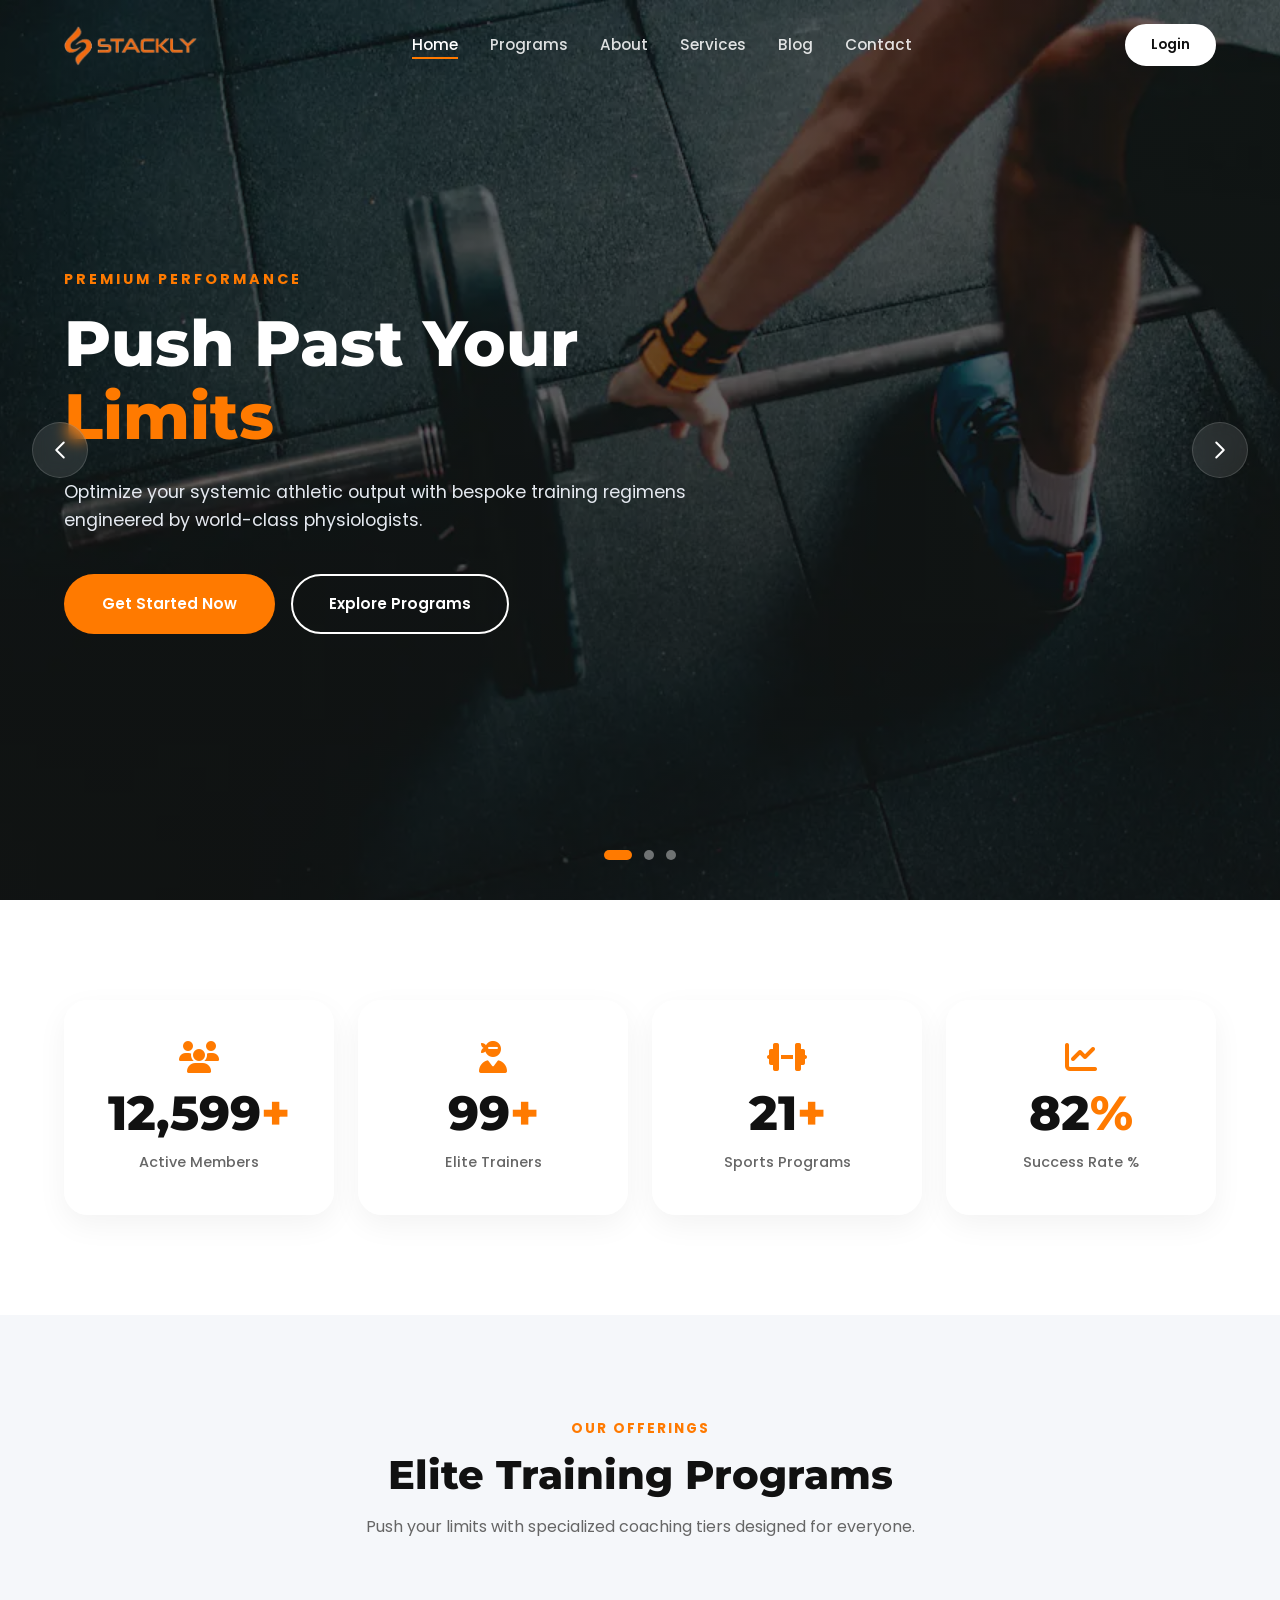
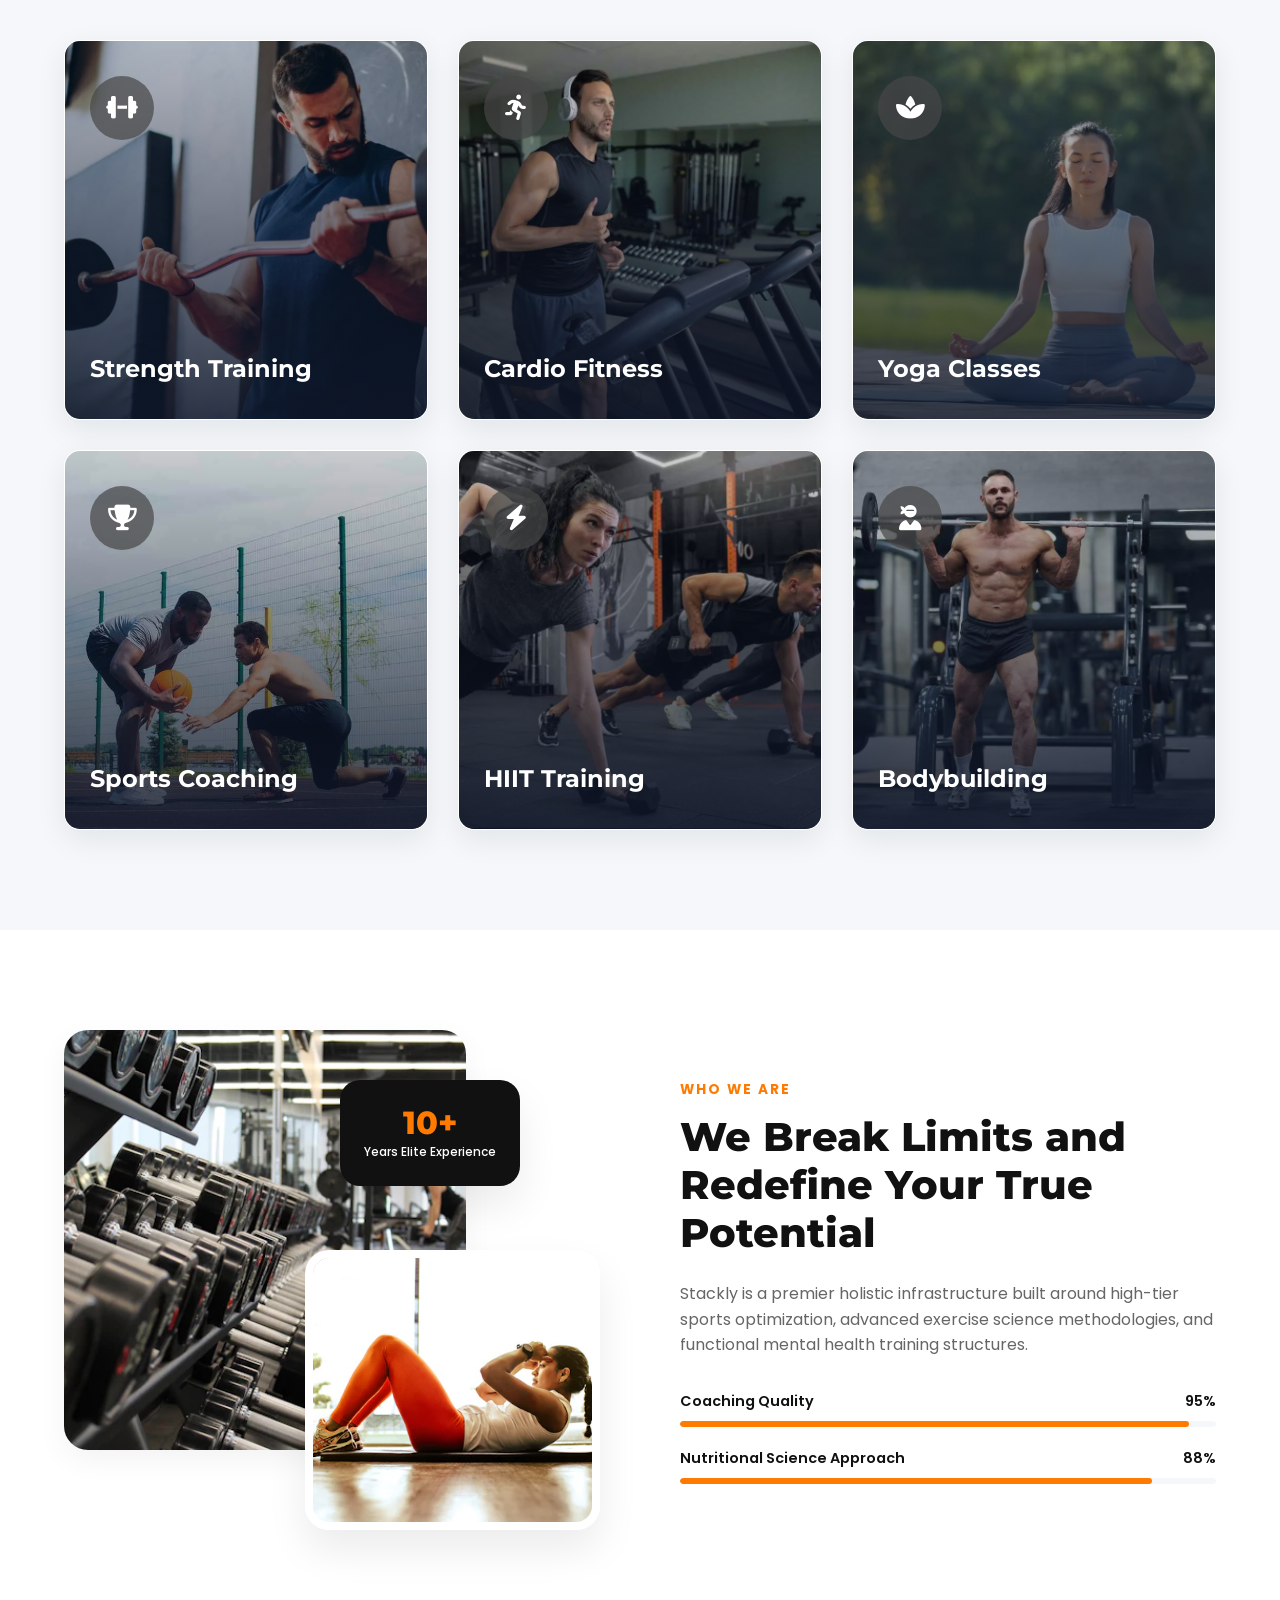
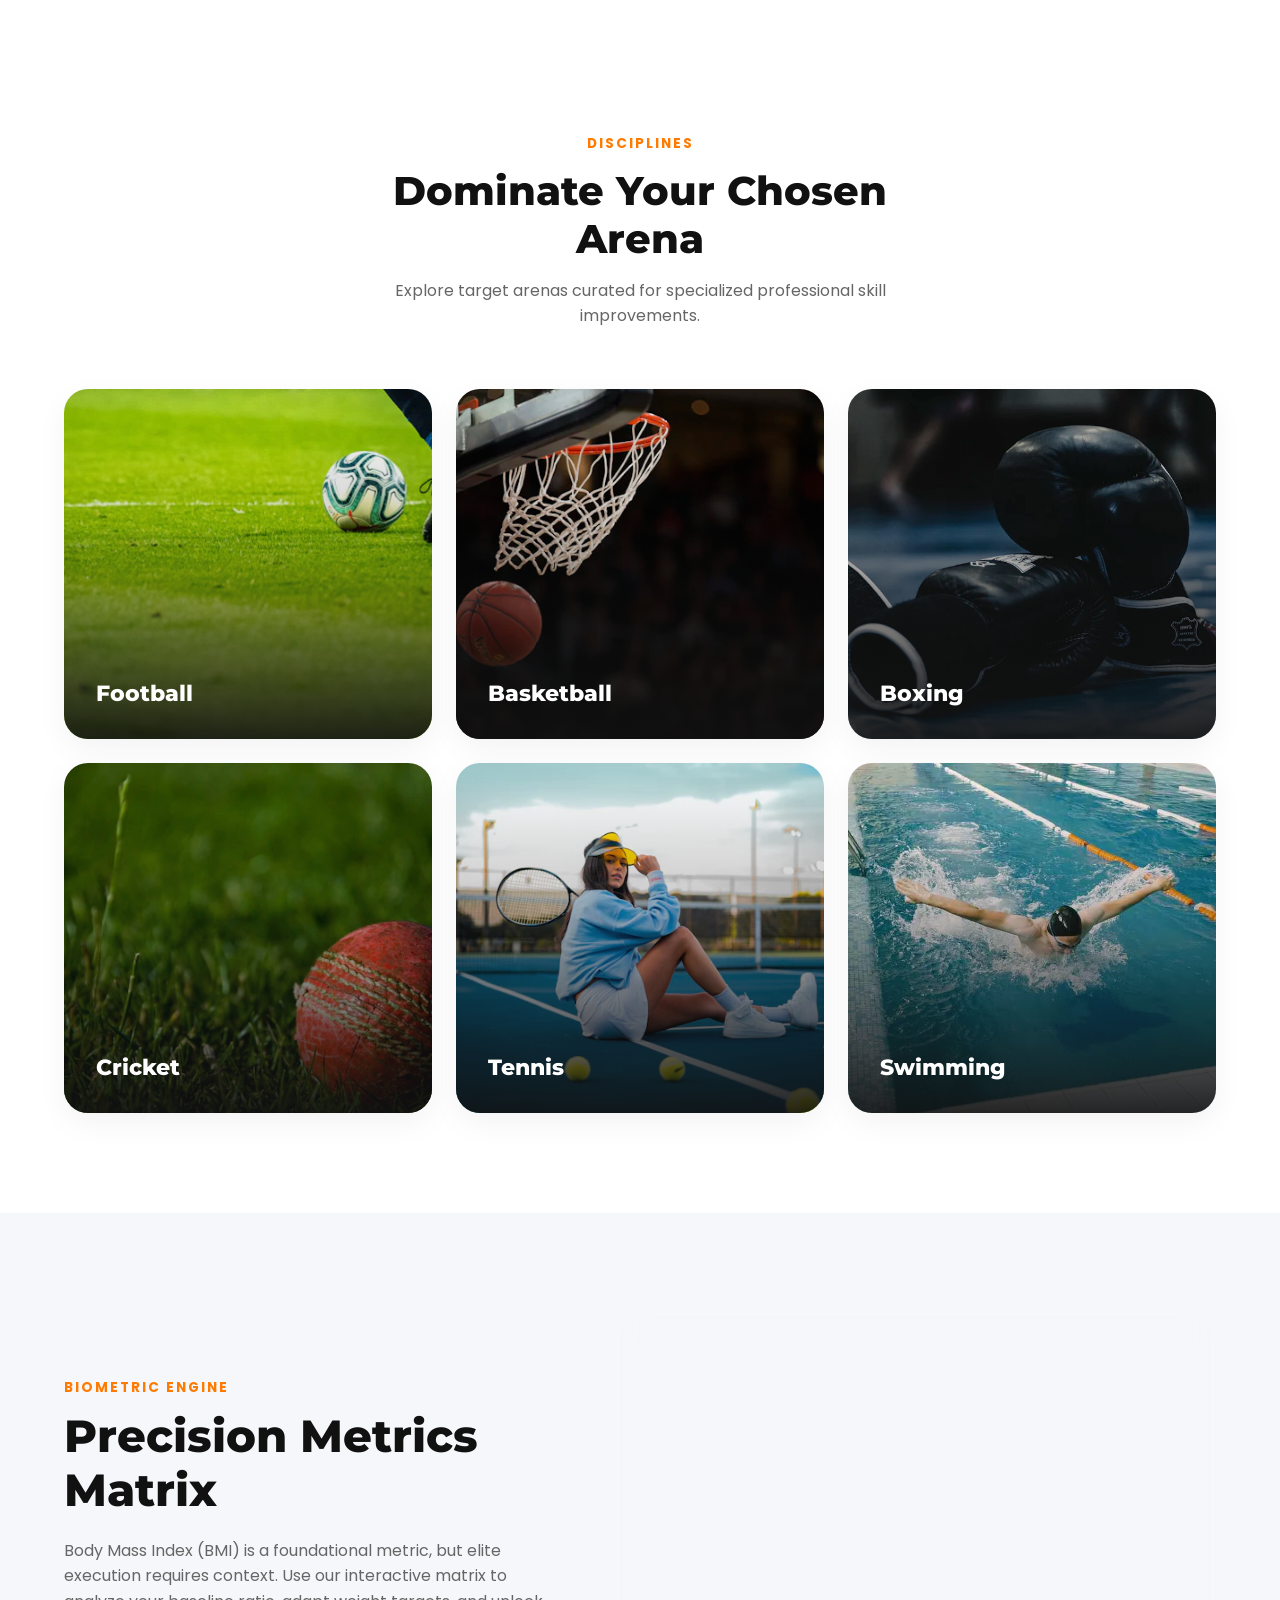
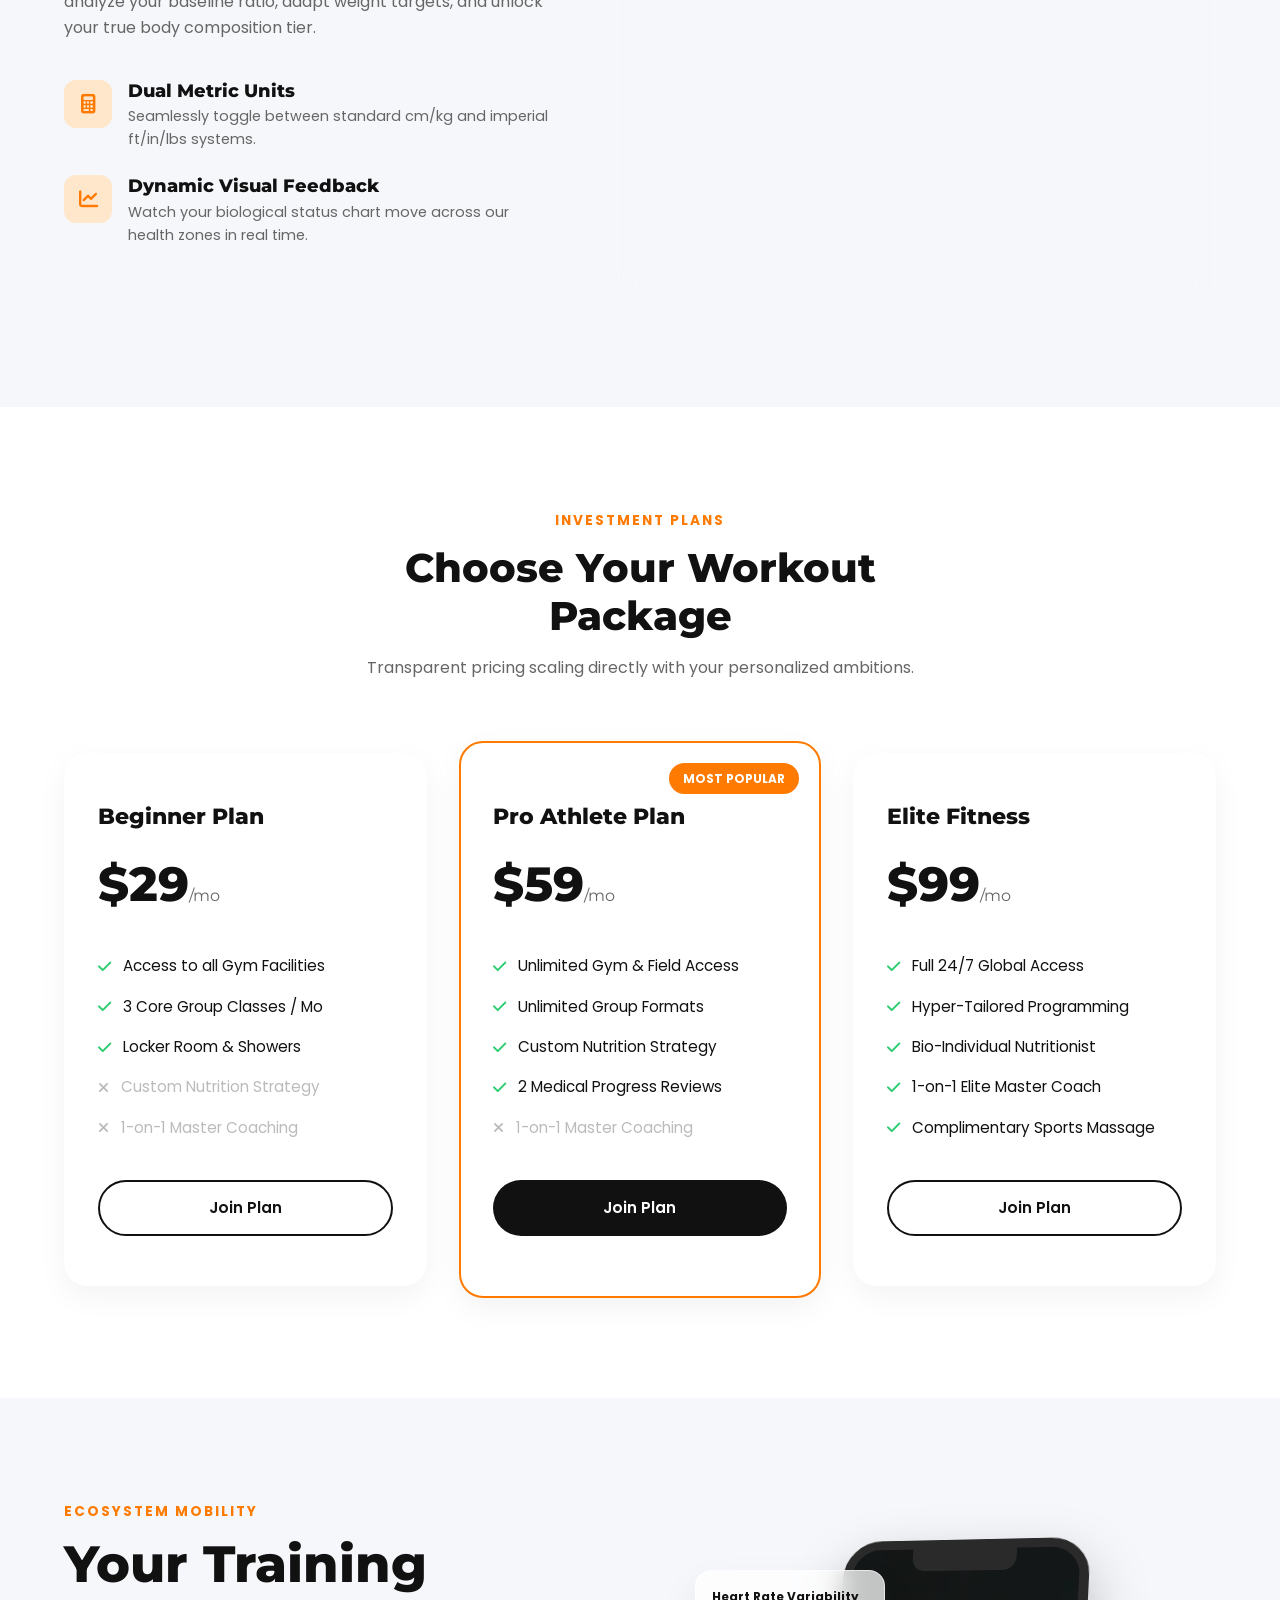
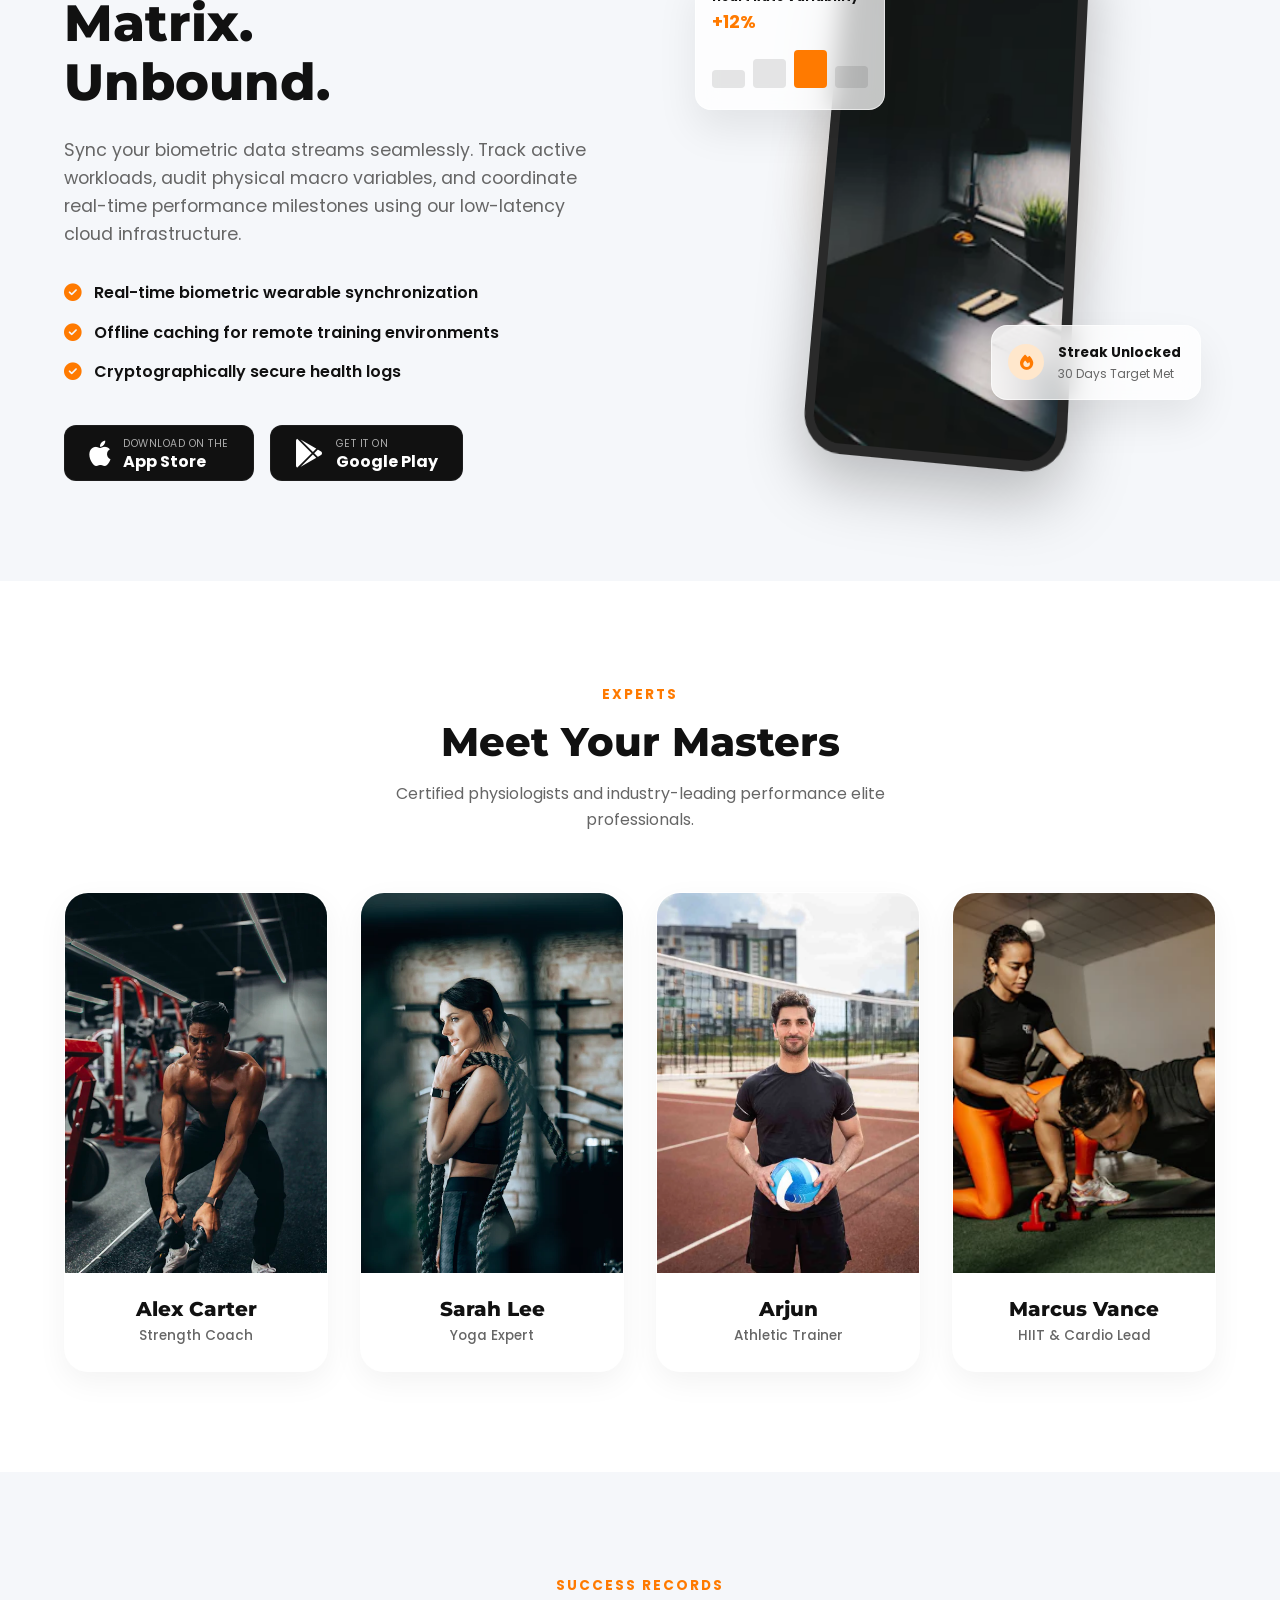
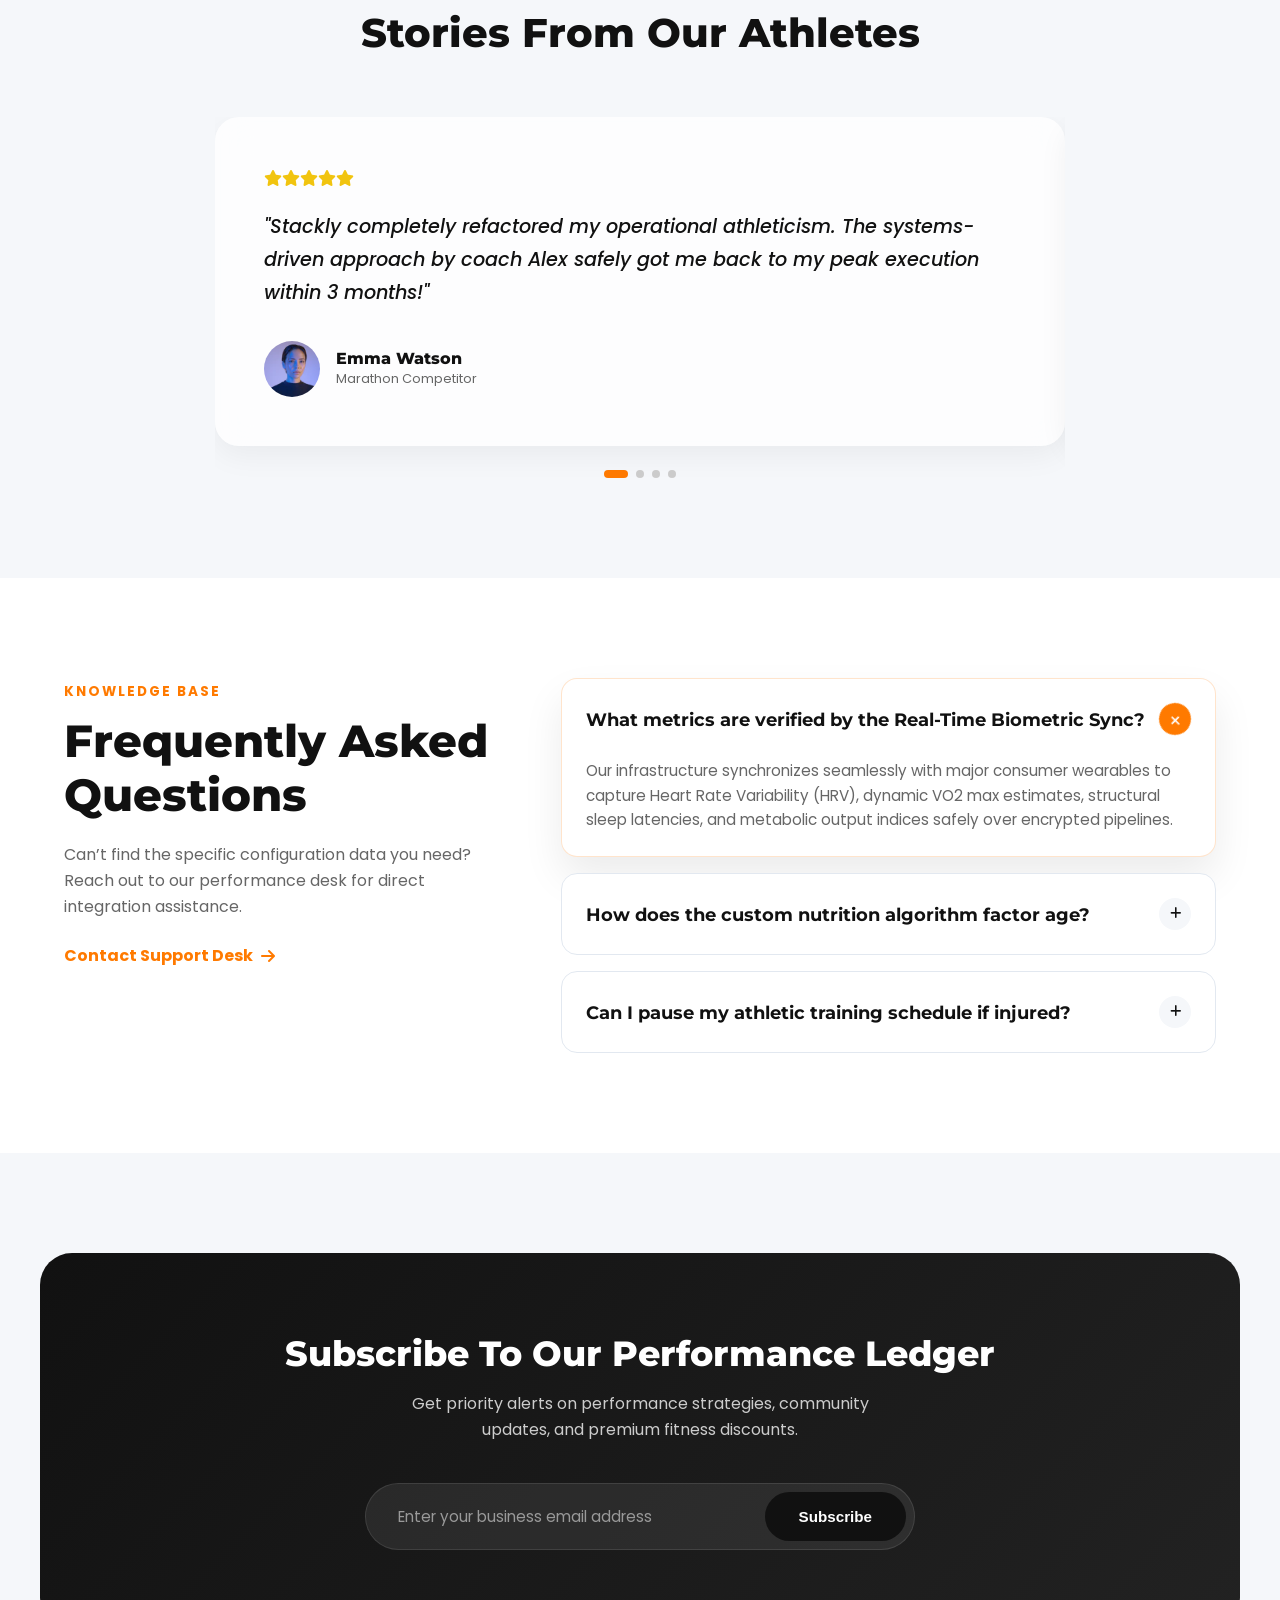
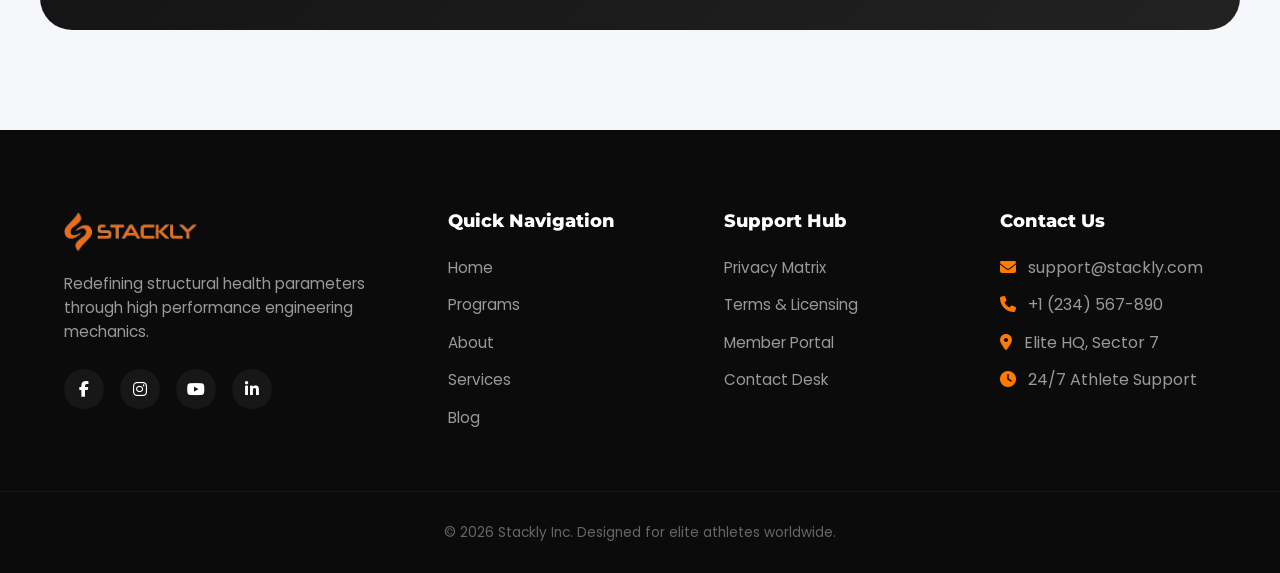
<file: index.html>
<!DOCTYPE html>
<html lang="en">
<head>
    <meta charset="UTF-8">
    <meta name="viewport" content="width=device-width, initial-scale=1.0">
    <title>Stackly | Premium Fitness & Sports Training</title>
    <link rel="preconnect" href="https://fonts.googleapis.com">
    <link rel="preconnect" href="https://fonts.gstatic.com" crossorigin>
    <link href="https://fonts.googleapis.com/css2?family=Montserrat:wght@400;700;800&family=Poppins:wght@300;400;500;600&display=swap" rel="stylesheet">
    <link rel="stylesheet" href="https://cdnjs.cloudflare.com/ajax/libs/font-awesome/6.4.0/css/all.min.css">
    <link rel="stylesheet" href="style.css">
</head>
<body>

    <nav class="navbar">
        <div class="nav-container">
            <a href="index.html" class="logo">
    <img src="assets/logo.webp" alt="Stackly Logo" class="brand-logo-img">
</a>
            <ul class="nav-links">
                <li><a href="index.html" class="nav-link active">Home</a></li>
                <li><a href="404.html" class="nav-link">Programs</a></li>
                <li><a href="404.html" class="nav-link">About</a></li>
                <li><a href="404.html" class="nav-link">Services</a></li>
                <li><a href="404.html" class="nav-link">Blog</a></li>
                <li><a href="404.html" class="nav-link">Contact</a></li>
            </ul>
            <div class="nav-actions">
                <a href="404.html" class="btn btn-nav">Login</a>
                <div class="hamburger">
                    <span class="bar"></span>
                    <span class="bar"></span>
                    <span class="bar"></span>
                </div>
            </div>
        </div>
    </nav>

    <section class="hero-slider-section">
    <div class="hero-slider">
        
        <div class="hero-slide" style="background-image: linear-gradient(rgba(17, 17, 17, 0.55), rgba(17, 17, 17, 0.75)), url('assets/slide1.webp');">
            <div class="hero-container">
                <div class="hero-slide-content">
                    <span class="hero-tag">Premium Performance</span>
                    <h1 class="hero-title">Push Past Your <span>Limits</span></h1>
                    <p class="hero-desc">Optimize your systemic athletic output with bespoke training regimens engineered by world-class physiologists.</p>
                    <div class="hero-action-row">
                        <a href="404.html" class="hero-btn btn-orange">Get Started Now</a>
                        <a href="404.html" class="hero-btn btn-outline">Explore Programs</a>
                    </div>
                </div>
            </div>
        </div>

        <div class="hero-slide" style="background-image: linear-gradient(rgba(17, 17, 17, 0.55), rgba(17, 17, 17, 0.75)), url('assets/slide2.webp');">
            <div class="hero-container">
                <div class="hero-slide-content">
                    <span class="hero-tag">Advanced Nutrition Matrix</span>
                    <h1 class="hero-title">Fuel For Structural <span>Power</span></h1>
                    <p class="hero-desc">Align your customized biochemical profile with advanced metabolic tracking frameworks built for rapid recovery.</p>
                    <div class="hero-action-row">
                        <a href="404.html" class="hero-btn btn-orange">Claim Your Plan</a>
                        <a href="404.html" class="hero-btn btn-outline">View Nutrition Pricing</a>
                    </div>
                </div>
            </div>
        </div>

        <div class="hero-slide" style="background-image: linear-gradient(rgba(17, 17, 17, 0.55), rgba(17, 17, 17, 0.75)), url('assets/slide3.webp');">
            <div class="hero-container">
                <div class="hero-slide-content">
                    <span class="hero-tag">Elite Community Hub</span>
                    <h1 class="hero-title">Train with Global <span>Masters</span></h1>
                    <p class="hero-desc">Step into an uncompromising workspace calibrated entirely around execution, persistence, and data-backed milestones.</p>
                    <div class="hero-action-row">
                        <a href="404.html" class="hero-btn btn-orange">Join the Zone</a>
                        <a href="404.html" class="hero-btn btn-outline">Meet the Trainers</a>
                    </div>
                </div>
            </div>
        </div>

    </div>

    <button class="slider-arrow prev-arrow" aria-label="Previous Slide">
        <svg xmlns="http://www.w3.org/2000/svg" fill="none" viewBox="0 0 24 24" stroke-width="2" stroke="currentColor" width="24" height="24"><path stroke-linecap="round" stroke-linejoin="round" d="M15.75 19.5L8.25 12l7.5-7.5" /></svg>
    </button>
    <button class="slider-arrow next-arrow" aria-label="Next Slide">
        <svg xmlns="http://www.w3.org/2000/svg" fill="none" viewBox="0 0 24 24" stroke-width="2" stroke="currentColor" width="24" height="24"><path stroke-linecap="round" stroke-linejoin="round" d="M8.25 4.5l7.5 7.5-7.5 7.5" /></svg>
    </button>

    <div class="slider-dots-container"></div>
</section>

    <section class="stats-section section-padding reveal">
        <div class="container stats-grid">
            <div class="stat-item card-glass">
                <!-- Icon for Active Members -->
                <i class="fa-solid fa-users" style="font-size: 2rem; color: #ff7a00; margin-bottom: 12px; display: block;"></i>
                <h2 class="stat-number" data-target="15000">0</h2>
                <p class="stat-label">Active Members</p>
            </div>
            <div class="stat-item card-glass">
                <!-- Icon for Elite Trainers -->
                <i class="fa-solid fa-user-ninja" style="font-size: 2rem; color: #ff7a00; margin-bottom: 12px; display: block;"></i>
                <h2 class="stat-number" data-target="120">0</h2>
                <p class="stat-label">Elite Trainers</p>
            </div>
            <div class="stat-item card-glass">
                <!-- Icon for Sports Programs -->
                <i class="fa-solid fa-dumbbell" style="font-size: 2rem; color: #ff7a00; margin-bottom: 12px; display: block;"></i>
                <h2 class="stat-number" data-target="25">0</h2>
                <p class="stat-label">Sports Programs</p>
            </div>
            <div class="stat-item card-glass">
                <!-- Icon for Success Rate -->
                <i class="fa-solid fa-chart-line" style="font-size: 2rem; color: #ff7a00; margin-bottom: 12px; display: block;"></i>
                <h2 class="stat-number" data-target="98">0</h2>
                <p class="stat-label">Success Rate %</p>
            </div>
        </div>
    </section>

   <section id="programs" class="programs-section section-padding bg-light">
    <div class="container">
        <div class="section-header text-center reveal">
            <span class="subtitle">Our Offerings</span>
            <h2>Elite Training Programs</h2>
            <p>Push your limits with specialized coaching tiers designed for everyone.</p>
        </div>
        
        <div class="programs-grid">
            <div class="program-card reveal bg-strength">
                <div class="card-overlay"></div>
                <div class="card-content">
                    <div class="program-icon"><i class="fa-solid fa-dumbbell"></i></div>
                    <h3>Strength Training</h3>
                    <div class="hover-reveal-element">
                        <p>Build real power, increase muscle mass, and sculpt your physique with expert guidance.</p>
                        <a href="404.html" class="program-link">Learn More <i class="fa-solid fa-arrow-right"></i></a>
                    </div>
                </div>
            </div>
            
            <div class="program-card reveal bg-cardio">
                <div class="card-overlay"></div>
                <div class="card-content">
                    <div class="program-icon"><i class="fa-solid fa-person-running"></i></div>
                    <h3>Cardio Fitness</h3>
                    <div class="hover-reveal-element">
                        <p>Enhance metabolic conditioning, lung health, and maximize stamina performance output.</p>
                        <a href="404.html" class="program-link">Learn More <i class="fa-solid fa-arrow-right"></i></a>
                    </div>
                </div>
            </div>
            
            <div class="program-card reveal bg-yoga">
                <div class="card-overlay"></div>
                <div class="card-content">
                    <div class="program-icon"><i class="fa-solid fa-spa"></i></div>
                    <h3>Yoga Classes</h3>
                    <div class="hover-reveal-element">
                        <p>Balance flexibility, deep core activation, and complete mindfulness practice routines.</p>
                        <a href="404.html" class="program-link">Learn More <i class="fa-solid fa-arrow-right"></i></a>
                    </div>
                </div>
            </div>
            
            <div class="program-card reveal bg-sports">
                <div class="card-overlay"></div>
                <div class="card-content">
                    <div class="program-icon"><i class="fa-solid fa-trophy"></i></div>
                    <h3>Sports Coaching</h3>
                    <div class="hover-reveal-element">
                        <p>Technical strategy and agility drills explicitly formatted for competitive athletes.</p>
                        <a href="404.html" class="program-link">Learn More <i class="fa-solid fa-arrow-right"></i></a>
                    </div>
                </div>
            </div>
            
            <div class="program-card reveal bg-hiit">
                <div class="card-overlay"></div>
                <div class="card-content">
                    <div class="program-icon"><i class="fa-solid fa-bolt"></i></div>
                    <h3>HIIT Training</h3>
                    <div class="hover-reveal-element">
                        <p>Fast-paced, explosive intervals maximizing fat oxidation in shorter periods.</p>
                        <a href="404.html" class="program-link">Learn More <i class="fa-solid fa-arrow-right"></i></a>
                    </div>
                </div>
            </div>
            
            <div class="program-card reveal bg-bodybuilding">
                <div class="card-overlay"></div>
                <div class="card-content">
                    <div class="program-icon"><i class="fa-solid fa-user-ninja"></i></div>
                    <h3>Bodybuilding</h3>
                    <div class="hover-reveal-element">
                        <p>Hypertrophy principles, functional nutrition, and structural aesthetics programming.</p>
                        <a href="404.html" class="program-link">Learn More <i class="fa-solid fa-arrow-right"></i></a>
                    </div>
                </div>
            </div>
        </div>
    </div>
</section>

    <section id="about" class="about-section section-padding">
        <div class="container about-wrapper">
            <div class="about-images reveal">
                <div class="collage-container">
                    <img src="assets/about1.webp" alt="Gym" class="about-img-1">
                    <img src="assets/about2.webp" alt="Athlete" class="about-img-2">
                    <div class="experience-badge">
                        <h3>10+</h3>
                        <p>Years Elite Experience</p>
                    </div>
                </div>
            </div>
            <div class="about-content reveal">
                <span class="subtitle">Who We Are</span>
                <h2>We Break Limits and Redefine Your True Potential</h2>
                <p>Stackly is a premier holistic infrastructure built around high-tier sports optimization, advanced exercise science methodologies, and functional mental health training structures.</p>
                
                <div class="progress-bars">
                    <div class="progress-item">
                        <div class="progress-info"><span>Coaching Quality</span><span>95%</span></div>
                        <div class="progress-bar"><div class="progress-fill" style="width: 95%;"></div></div>
                    </div>
                    <div class="progress-item">
                        <div class="progress-info"><span>Nutritional Science Approach</span><span>88%</span></div>
                        <div class="progress-bar"><div class="progress-fill" style="width: 88%;"></div></div>
                    </div>
                </div>
            </div>
        </div>
    </section>

    <section class="sports-showcase section-padding ">
        <div class="container">
            <div class="section-header text-center reveal">
                <span class="subtitle">Disciplines</span>
                <h2>Dominate Your Chosen Arena</h2>
                <p>Explore target arenas curated for specialized professional skill improvements.</p>
            </div>
            <div class="sports-grid">
                <div class="sport-card reveal">
                    <img src="assets/sport_football.webp" alt="Football">
                    <div class="sport-overlay"><h3>Football</h3></div>
                </div>
                <div class="sport-card reveal">
                    <img src="assets/sport_basketball.webp" alt="Basketball">
                    <div class="sport-overlay"><h3>Basketball</h3></div>
                </div>
                <div class="sport-card reveal">
                    <img src="assets/sport_boxing.webp" alt="Boxing">
                    <div class="sport-overlay"><h3>Boxing</h3></div>
                </div>
                <div class="sport-card reveal">
                    <img src="assets/sport_cricket.webp" alt="Cricket">
                    <div class="sport-overlay"><h3>Cricket</h3></div>
                </div>
                <div class="sport-card reveal">
                    <img src="assets/sport_tennis.webp" alt="Tennis">
                    <div class="sport-overlay"><h3>Tennis</h3></div>
                </div>
                <div class="sport-card reveal">
                    <img src="assets/sport_swimming.webp" alt="Swimming">
                    <div class="sport-overlay"><h3>Swimming</h3></div>
                </div>
            </div>
        </div>
    </section>

    

    <section class="bmi-section section-padding bg-light">
    <div class="container bmi-bento-grid">
        
        <div class="bmi-intro-card reveal">
            <span class="subtitle">Biometric Engine</span>
            <h2>Precision Metrics Matrix</h2>
            <p>Body Mass Index (BMI) is a foundational metric, but elite execution requires context. Use our interactive matrix to analyze your baseline ratio, adapt weight targets, and unlock your true body composition tier.</p>
            
            <div class="bmi-features-list">
                <div class="bmi-feat-item">
                    <div class="feat-icon"><i class="fa-solid fa-calculator"></i></div>
                    <div>
                        <h4>Dual Metric Units</h4>
                        <p>Seamlessly toggle between standard cm/kg and imperial ft/in/lbs systems.</p>
                    </div>
                </div>
                <div class="bmi-feat-item">
                    <div class="feat-icon"><i class="fa-solid fa-chart-line"></i></div>
                    <div>
                        <h4>Dynamic Visual Feedback</h4>
                        <p>Watch your biological status chart move across our health zones in real time.</p>
                    </div>
                </div>
            </div>
        </div>

        <div class="bmi-app-card card-glass reveal">
            
            <div class="bmi-app-header">
                <div class="unit-switcher">
                    <button type="button" class="switch-btn active" data-unit="metric">Metric</button>
                    <button type="button" class="switch-btn" data-unit="imperial">Imperial</button>
                </div>
                <div class="gender-selector">
                    <button type="button" class="gender-btn active" data-gender="male"><i class="fa-solid fa-mars"></i></button>
                    <button type="button" class="gender-btn" data-gender="female"><i class="fa-solid fa-venus"></i></button>
                </div>
            </div>

            <div class="bmi-inputs-matrix">
                
                <div id="metric-inputs-group" class="inputs-subgroup">
                    <div class="input-block-premium">
                        <div class="block-label-row">
                            <label>Height</label>
                            <span id="height-metric-val">175 cm</span>
                        </div>
                        <input type="range" id="height-metric" min="100" max="230" value="175" class="premium-slider">
                    </div>
                    <div class="input-block-premium">
                        <div class="block-label-row">
                            <label>Weight</label>
                            <span id="weight-metric-val">70 kg</span>
                        </div>
                        <input type="range" id="weight-metric" min="30" max="180" value="70" class="premium-slider">
                    </div>
                </div>

                <div id="imperial-inputs-group" class="inputs-subgroup hidden">
                    <div class="imperial-height-row">
                        <div class="input-block-premium">
                            <label for="height-ft">Height (Feet)</label>
                            <input type="number" id="height-ft" value="5" min="3" max="8">
                        </div>
                        <div class="input-block-premium">
                            <label for="height-in">Height (Inches)</label>
                            <input type="number" id="height-in" value="9" min="0" max="11">
                        </div>
                    </div>
                    <div class="input-block-premium">
                        <label for="weight-lbs">Weight (Pounds)</label>
                        <input type="number" id="weight-lbs" value="150" min="50" max="400">
                    </div>
                </div>

                <div class="input-block-premium age-block">
                    <label for="bmi-age">Target Age Bracket</label>
                    <div class="age-control-row">
                        <button type="button" class="age-nav-btn" id="age-minus"><i class="fa-solid fa-minus"></i></button>
                        <input type="number" id="bmi-age" value="25" min="15" max="90" readonly>
                        <button type="button" class="age-nav-btn" id="age-plus"><i class="fa-solid fa-plus"></i></button>
                    </div>
                </div>

            </div>

            <div class="bmi-dashboard-display">
                <div class="bmi-score-zone">
                    <h4 class="display-label">Calculated Score</h4>
                    <div id="bento-bmi-value">22.9</div>
                </div>
                <div class="bmi-status-zone">
                    <span id="bento-bmi-status" class="status-badge status-normal">Optimal Target</span>
                    <p id="bento-bmi-advice">Your physiological body ratio is in prime parameters for athletic building blocks.</p>
                </div>
            </div>

            <div class="bmi-visual-meter-wrapper">
                <div class="meter-zones">
                    <span class="zone-tag">Under</span>
                    <span class="zone-tag">Optimal</span>
                    <span class="zone-tag">Over</span>
                    <span class="zone-tag">Obese</span>
                </div>
                <div class="meter-bar-container">
                    <div class="meter-track"></div>
                    <div id="meter-indicator" style="left: 45%;"></div>
                </div>
            </div>

        </div>

    </div>
</section>

    <section id="pricing" class="pricing-section section-padding">
        <div class="container">
            <div class="section-header text-center reveal">
                <span class="subtitle">Investment Plans</span>
                <h2>Choose Your Workout Package</h2>
                <p>Transparent pricing scaling directly with your personalized ambitions.</p>
            </div>
            <div class="pricing-grid">
                <div class="pricing-card reveal">
                    <h3>Beginner Plan</h3>
                    <div class="price">$29<span>/mo</span></div>
                    <ul class="plan-features">
                        <li><i class="fa-solid fa-check"></i> Access to all Gym Facilities</li>
                        <li><i class="fa-solid fa-check"></i> 3 Core Group Classes / Mo</li>
                        <li><i class="fa-solid fa-check"></i> Locker Room & Showers</li>
                        <li class="disabled"><i class="fa-solid fa-xmark"></i> Custom Nutrition Strategy</li>
                        <li class="disabled"><i class="fa-solid fa-xmark"></i> 1-on-1 Master Coaching</li>
                    </ul>
                    <a href="404.html" class="btn btn-secondary btn-full">Join Plan</a>
                </div>
                <div class="pricing-card featured reveal">
                    <div class="popular-tag">Most Popular</div>
                    <h3>Pro Athlete Plan</h3>
                    <div class="price">$59<span>/mo</span></div>
                    <ul class="plan-features">
                        <li><i class="fa-solid fa-check"></i> Unlimited Gym & Field Access</li>
                        <li><i class="fa-solid fa-check"></i> Unlimited Group Formats</li>
                        <li><i class="fa-solid fa-check"></i> Custom Nutrition Strategy</li>
                        <li><i class="fa-solid fa-check"></i> 2 Medical Progress Reviews</li>
                        <li class="disabled"><i class="fa-solid fa-xmark"></i> 1-on-1 Master Coaching</li>
                    </ul>
                    <a href="404.html" class="btn btn-primary btn-full">Join Plan</a>
                </div>
                <div class="pricing-card reveal">
                    <h3>Elite Fitness</h3>
                    <div class="price">$99<span>/mo</span></div>
                    <ul class="plan-features">
                        <li><i class="fa-solid fa-check"></i> Full 24/7 Global Access</li>
                        <li><i class="fa-solid fa-check"></i> Hyper-Tailored Programming</li>
                        <li><i class="fa-solid fa-check"></i> Bio-Individual Nutritionist</li>
                        <li><i class="fa-solid fa-check"></i> 1-on-1 Elite Master Coach</li>
                        <li><i class="fa-solid fa-check"></i> Complimentary Sports Massage</li>
                    </ul>
                    <a href="404.html" class="btn btn-secondary btn-full">Join Plan</a>
                </div>
            </div>
        </div>
    </section>

    <section class="app-section section-padding bg-light">
    <div class="container app-asymmetric-wrapper">
        
        <div class="app-content-column reveal">
            <span class="subtitle">Ecosystem Mobility</span>
            <h2>Your Training Matrix. <br>Unbound.</h2>
            <p>Sync your biometric data streams seamlessly. Track active workloads, audit physical macro variables, and coordinate real-time performance milestones using our low-latency cloud infrastructure.</p>
            
            <ul class="app-spec-list">
                <li><i class="fa-solid fa-circle-check"></i> Real-time biometric wearable synchronization</li>
                <li><i class="fa-solid fa-circle-check"></i> Offline caching for remote training environments</li>
                <li><i class="fa-solid fa-circle-check"></i> Cryptographically secure health logs</li>
            </ul>

            

            <div class="app-badges-row">
                <a href="404.html" class="premium-store-btn" aria-label="Download from Apple App Store">
                    <i class="fa-brands fa-apple"></i>
                    <div class="btn-lbl-stack">
                        <span>Download on the</span>
                        <strong>App Store</strong>
                    </div>
                </a>
                <a href="404.html" class="premium-store-btn" aria-label="Download from Google Play Store">
                    <i class="fa-brands fa-google-play"></i>
                    <div class="btn-lbl-stack">
                        <span>Get it on</span>
                        <strong>Google Play</strong>
                    </div>
                </a>
            </div>
        </div>

        <div class="app-visual-column reveal">
            <div class="ui-mockup-workspace">
                
                <div class="ambient-blur-sphere"></div>

                <div class="floating-glass-card card-chart" data-speed="-1">
                    <div class="card-chart-hdr">
                        <span>Heart Rate Variability</span>
                        <strong class="text-orange">+12%</strong>
                    </div>
                    <div class="mini-bar-chart">
                        <div class="bar" style="height: 40%"></div>
                        <div class="bar" style="height: 65%"></div>
                        <div class="bar active" style="height: 85%"></div>
                        <div class="bar" style="height: 50%"></div>
                    </div>
                </div>

                <div class="phone-chassis-canvas">
                    <div class="phone-screen-viewport">
                        <div class="phone-notch"></div>
                        <img src="assets/phone_mockup.webp" alt="App Dashboard Workspace Layout Screen View">
                    </div>
                </div>

                <div class="floating-glass-card card-status" data-speed="1.5">
                    <div class="status-icon-dot"><i class="fa-solid fa-fire"></i></div>
                    <div class="status-txt-stack">
                        <strong>Streak Unlocked</strong>
                        <span>30 Days Target Met</span>
                    </div>
                </div>

            </div>
        </div>

    </div>
</section>

    <section id="trainers" class="trainers-section section-padding">
        <div class="container">
            <div class="section-header text-center reveal">
                <span class="subtitle">Experts</span>
                <h2>Meet Your Masters</h2>
                <p>Certified physiologists and industry-leading performance elite professionals.</p>
            </div>
            <div class="trainers-grid">
                <div class="trainer-card reveal">
                    <div class="trainer-img-wrapper">
                        <img src="assets/trainer1.webp" alt="Alex Carter">
                        <div class="trainer-socials">
                            <a href="404.html"><i class="fa-brands fa-instagram"></i></a>
                            <a href="404.html"><i class="fa-brands fa-twitter"></i></a>
                        </div>
                    </div>
                    <div class="trainer-info">
                        <h3>Alex Carter</h3>
                        <p>Strength Coach</p>
                    </div>
                </div>
                
                <div class="trainer-card reveal">
                    <div class="trainer-img-wrapper">
                        <img src="assets/trainer2.webp" alt="Sarah Lee">
                        <div class="trainer-socials">
                            <a href="404.html"><i class="fa-brands fa-instagram"></i></a>
                            <a href="404.html"><i class="fa-brands fa-twitter"></i></a>
                        </div>
                    </div>
                    <div class="trainer-info">
                        <h3>Sarah Lee</h3>
                        <p>Yoga Expert</p>
                    </div>
                </div>
                 <div class="trainer-card reveal">
                    <div class="trainer-img-wrapper">
                        <img src="assets/trainer4.webp" alt="Arjun">
                        <div class="trainer-socials">
                            <a href="404.html"><i class="fa-brands fa-instagram"></i></a>
                            <a href="404.html"><i class="fa-brands fa-twitter"></i></a>
                        </div>
                    </div>
                    <div class="trainer-info">
                        <h3>Arjun</h3>
                        <p>Athletic Trainer</p>
                    </div>
                </div>
                <div class="trainer-card reveal">
                    <div class="trainer-img-wrapper">
                        <img src="assets/trainer3.webp" alt="Marcus Vance">
                        <div class="trainer-socials">
                            <a href="404.html"><i class="fa-brands fa-instagram"></i></a>
                            <a href="404.html"><i class="fa-brands fa-twitter"></i></a>
                        </div>
                    </div>
                    <div class="trainer-info">
                        <h3>Marcus Vance</h3>
                        <p>HIIT & Cardio Lead</p>
                    </div>
                </div>
            </div>
        </div>
    </section>

    <section class="testimonials-section section-padding bg-light">
        <div class="container">
            <div class="section-header text-center reveal">
                <span class="subtitle">Success Records</span>
                <h2>Stories From Our Athletes</h2>
            </div>
            <div class="carousel-container reveal">
                <div class="testimonial-slider">
                    <div class="testimonial-card card-glass">
                        <div class="stars"><i class="fa-solid fa-star"></i><i class="fa-solid fa-star"></i><i class="fa-solid fa-star"></i><i class="fa-solid fa-star"></i><i class="fa-solid fa-star"></i></div>
                        <p class="feedback">"Stackly completely refactored my operational athleticism. The systems-driven approach by coach Alex safely got me back to my peak execution within 3 months!"</p>
                        <div class="user-meta">
                            <img src="assets/testimonial1.webp" alt="User 1">
                            <div>
                                <h4>Emma Watson</h4>
                                <p>Marathon Competitor</p>
                            </div>
                        </div>
                    </div>
                    <div class="testimonial-card card-glass">
                        <div class="stars"><i class="fa-solid fa-star"></i><i class="fa-solid fa-star"></i><i class="fa-solid fa-star"></i><i class="fa-solid fa-star"></i><i class="fa-solid fa-star"></i></div>
                        <p class="feedback">"The structure here is world-class. From tracking macros cleanly to the state-of-the-art facilities, it's a premium environment optimized for results."</p>
                        <div class="user-meta">
                            <img src="assets/testimonial2.webp" alt="User 2">
                            <div>
                                <h4>David Miller</h4>
                                <p>Powerlifter</p>
                            </div>
                        </div>
                    </div>
                    <div class="testimonial-card card-glass">
                        <div class="stars"><i class="fa-solid fa-star"></i><i class="fa-solid fa-star"></i><i class="fa-solid fa-star"></i><i class="fa-solid fa-star"></i><i class="fa-solid fa-star"></i></div>
                        <p class="feedback">"Stackly is an elite framework. The metabolic tracking alone is worth the subscription. High execution speed, perfect data integration!"</p>
                        <div class="user-meta">
                            <img src="assets/testimonial3.webp" alt="User 3">
                            <div>
                                <h4>Marcus Aurelius</h4>
                                <p>Triathlete</p>
                            </div>
                        </div>
                    </div>
                    <div class="testimonial-card card-glass">
                        <div class="stars"><i class="fa-solid fa-star"></i><i class="fa-solid fa-star"></i><i class="fa-solid fa-star"></i><i class="fa-solid fa-star"></i><i class="fa-solid fa-star"></i></div>
                        <p class="feedback">"The coaching and structural aesthetic adjustments here are unparalleled. My alignment and core metrics have never been more balanced!"</p>
                        <div class="user-meta">
                            <img src="assets/testimonial4.webp" alt="User 4">
                            <div>
                                <h4>Sophia Loren</h4>
                                <p>Fitness Model</p>
                            </div>
                        </div>
                    </div>
                </div>
                <div class="carousel-dots"></div>
            </div>
        </div>
    </section>



    <div id="lightbox-modal" class="lightbox">
        <span class="lightbox-close">&times;</span>
        <img class="lightbox-content" id="lightbox-img" alt="Enlarged view">
    </div>

   

    <section class="faq-section section-padding">
    <div class="container faq-grid-wrapper">
        
        <div class="faq-sticky-intro reveal">
            <span class="subtitle">Knowledge Base</span>
            <h2>Frequently Asked <br>Questions</h2>
            <p>Can’t find the specific configuration data you need? Reach out to our performance desk for direct integration assistance.</p>
            <a href="404.html" class="faq-support-link">Contact Support Desk <i class="fa-solid fa-arrow-right"></i></a>
        </div>

        <div class="faq-accordion-matrix reveal">
            
            <div class="accordion-item active">
                <button class="accordion-trigger" aria-expanded="true">
                    <span>What metrics are verified by the Real-Time Biometric Sync?</span>
                    <span class="accordion-icon"><i class="fa-solid fa-plus"></i></span>
                </button>
                <div class="accordion-content">
                    <div class="content-inner">
                        <p>Our infrastructure synchronizes seamlessly with major consumer wearables to capture Heart Rate Variability (HRV), dynamic VO2 max estimates, structural sleep latencies, and metabolic output indices safely over encrypted pipelines.</p>
                    </div>
                </div>
            </div>

            <div class="accordion-item">
                <button class="accordion-trigger" aria-expanded="false">
                    <span>How does the custom nutrition algorithm factor age?</span>
                    <span class="accordion-icon"><i class="fa-solid fa-plus"></i></span>
                </button>
                <div class="accordion-content">
                    <div class="content-inner">
                        <p>The system evaluates age along with your active BMI scores to predict metabolic decline baselines. This custom curve auto-regulates your daily macro targets to preserve lean structural tissue mass during caloric deficits.</p>
                    </div>
                </div>
            </div>

            <div class="accordion-item">
                <button class="accordion-trigger" aria-expanded="false">
                    <span>Can I pause my athletic training schedule if injured?</span>
                    <span class="accordion-icon"><i class="fa-solid fa-plus"></i></span>
                </button>
                <div class="accordion-content">
                    <div class="content-inner">
                        <p>Yes. You can switch your profile track to "Regenerative Mode" instantly via the mobile application dashboard. This shifts active goals from power building to baseline kinetic rehabilitation blocks.</p>
                    </div>
                </div>
            </div>

        </div>
    </div>
</section>

    <section class="newsletter-section section-padding bg-light">
        <div class="container newsletter-card reveal">
            <h2>Subscribe To Our Performance Ledger</h2>
            <p>Get priority alerts on performance strategies, community updates, and premium fitness discounts.</p>
            <form class="newsletter-form" onsubmit="window.location.href='404.html'; return false;">
                <input type="email" placeholder="Enter your business email address" required>
                <button type="submit" class="btn btn-primary">Subscribe</button>
            </form>
        </div>
    </section>

   

    <footer class="footer">
    <div class="container footer-grid">
        <div class="footer-brand">
            <a href="index.html" class="logo">
    <img src="assets/logo.webp" alt="Stackly Logo" class="brand-logo-img">
</a>
            <p>Redefining structural health parameters through high performance engineering mechanics.</p>
            <div class="social-links">
                <a href="404.html"><i class="fa-brands fa-facebook-f"></i></a>
                <a href="404.html"><i class="fa-brands fa-instagram"></i></a>
                <a href="404.html"><i class="fa-brands fa-youtube"></i></a>
                <a href="404.html"><i class="fa-brands fa-linkedin-in"></i></a>
            </div>
        </div>
        
        <div class="footer-links">
            <h3>Quick Navigation</h3>
            <ul>
                <li><a href="index.html">Home</a></li>
                <li><a href="404.html">Programs</a></li>
                <li><a href="404.html">About</a></li>
                <li><a href="404.html">Services</a></li>
                <li><a href="404.html">Blog</a></li>
                
            </ul>
        </div>
        
        <div class="footer-links">
            <h3>Support Hub</h3>
            <ul>
                <li><a href="404.html">Privacy Matrix</a></li>
                <li><a href="404.html">Terms & Licensing</a></li>
                <li><a href="404.html">Member Portal</a></li>
                <li><a href="404.html">Contact Desk</a></li>
            </ul>
        </div>

        <!-- NEWLY ADDED CONTACT COLUMN (Matches your layout perfectly) -->
        <div class="footer-links">
            <h3>Contact Us</h3>
            <ul>
                <li><i class="fa-solid fa-envelope" style="margin-right: 8px; color: #ff7a00;"></i> support@stackly.com</li>
                <li><i class="fa-solid fa-phone" style="margin-right: 8px; color: #ff7a00;"></i> +1 (234) 567-890</li>
                <li><i class="fa-solid fa-location-dot" style="margin-right: 8px; color: #ff7a00;"></i> Elite HQ, Sector 7</li>
                <li><i class="fa-solid fa-clock" style="margin-right: 8px; color: #ff7a00;"></i> 24/7 Athlete Support</li>
            </ul>
        </div>
    </div>
    
    <div class="footer-bottom text-center">
        <p>&copy; 2026 Stackly Inc. Designed for elite athletes worldwide.</p>
    </div>
</footer>

    <script src="script.js"></script>
</body>
</html>
</file>
<file: style.css>
/* ==========================================================================
   RESET & SYSTEM BASE CONFIGURATION
   ========================================================================== */
* {
    box-sizing: border-box;
    margin: 0;
    padding: 0;
    scroll-behavior: smooth;
}

:root {
    --bg-white: #ffffff;
    --bg-light: #f5f7fa;
    --text-dark: #111111;
    --text-muted: #666666;
    --accent-orange: #ff7a00;
    --accent-tint: #ffe7cc;
    --shadow-soft: 0 10px 30px rgba(0, 0, 0, 0.05);
    --shadow-premium: 0 20px 40px rgba(0, 0, 0, 0.08);
    --glass-bg: rgba(255, 255, 255, 0.75);
    --glass-border: rgba(255, 255, 255, 0.5);
    --font-heading: 'Montserrat', sans-serif;
    --font-body: 'Poppins', sans-serif;
    --transition-smooth: all 0.4s cubic-bezier(0.16, 1, 0.3, 1);
}

body {
    font-family: var(--font-body);
    background-color: var(--bg-white);
    color: var(--text-dark);
    line-height: 1.6;
    overflow-x: hidden;
}

a {
    text-decoration: none;
    color: inherit;
    transition: var(--transition-smooth);
}

ul { list-style: none; }
img { max-width: 100%; display: block; }

.container {
    width: 100%;
    max-width: 1200px;
    margin: 0 auto;
    padding: 0 24px;
}

.section-padding { padding: 100px 0; }
.text-center { text-align: center; }
.text-orange { color: var(--accent-orange); }

/* ==========================================================================
   TYPOGRAPHY & COMPONENT REUSABLES
   ========================================================================== */
h1, h2, h3, h4 {
    font-family: var(--font-heading);
    font-weight: 800;
    line-height: 1.2;
}

.subtitle {
    display: inline-block;
    color: var(--accent-orange);
    font-size: 0.85rem;
    font-weight: 700;
    text-transform: uppercase;
    letter-spacing: 2px;
    margin-bottom: 12px;
}

.section-header {
    max-width: 600px;
    margin: 0 auto 60px auto;
}

.section-header h2 {
    font-size: 2.5rem;
    margin-bottom: 15px;
}

.section-header p {
    color: var(--text-muted);
}

/* BUTTON SYSTEM */
.btn {
    display: inline-block;
    font-weight: 600;
    font-size: 0.95rem;
    padding: 14px 32px;
    border-radius: 50px;
    cursor: pointer;
    transition: var(--transition-smooth);
    border: 2px solid transparent;
}

.btn-primary {
    background-color: var(--text-dark);
    color: var(--bg-white);
}

.btn-primary:hover {
    background-color: var(--accent-orange);
    transform: translateY(-3px);
    box-shadow: 0 10px 20px rgba(255, 122, 0, 0.2);
}

.btn-secondary {
    background-color: transparent;
    border-color: var(--text-dark);
    color: var(--text-dark);
}

.btn-secondary:hover {
    background-color: var(--text-dark);
    color: var(--bg-white);
    transform: translateY(-3px);
}

.btn-full {
    width: 100%;
    text-align: center;
}

/* GLASSMORPHISM CARD LAYER */
.card-glass {
    background: var(--glass-bg);
    backdrop-filter: blur(16px);
    -webkit-backdrop-filter: blur(16px);
    border: 1px solid var(--glass-border);
    border-radius: 24px;
    box-shadow: var(--shadow-soft);
}

/* ==========================================================================
   1. STICKY NAVBAR
   ========================================================================== */
.navbar {
    position: fixed;
    top: 0;
    left: 0;
    width: 100%;
    z-index: 1000;
    padding: 24px 0;
    transition: var(--transition-smooth);
    color: var(--bg-white);
}

.navbar .logo {
    color: var(--bg-white);
}
/* Keeps your new logo image crisp, responsive, and perfectly proportioned */
.logo .brand-logo-img {
    height: 40px; /* Adjust this value to scale your logo size up or down */
    width: auto;
    display: inline-block;
    vertical-align: middle;
    object-fit: contain;
}

.navbar .nav-link {
    color: rgba(255, 255, 255, 0.85);
}

.navbar .nav-link:hover,
.navbar .nav-link.active {
    color: var(--bg-white);
}

.navbar .bar {
    background-color: var(--bg-white);
}

.navbar .btn-nav {
    padding: 8px 24px;
    font-size: 0.85rem;
    background-color: var(--bg-white);
    color: var(--text-dark);
    border: 2px solid var(--bg-white);
}

.navbar .btn-nav:hover {
    background-color: var(--accent-orange);
    color: var(--bg-white);
    border-color: var(--accent-orange);
    transform: translateY(-2px);
    box-shadow: 0 5px 15px rgba(255, 122, 0, 0.3);
}

.navbar.scrolled {
    background: rgba(255, 255, 255, 0.95);
    backdrop-filter: blur(20px);
    -webkit-backdrop-filter: blur(20px);
    padding: 16px 0;
    box-shadow: 0 4px 30px rgba(0, 0, 0, 0.05);
    color: var(--text-dark);
}

.navbar.scrolled .logo {
    color: var(--text-dark);
}

.navbar.scrolled .nav-link {
    color: var(--text-muted);
}

.navbar.scrolled .nav-link:hover,
.navbar.scrolled .nav-link.active {
    color: var(--text-dark);
}

.navbar.scrolled .bar {
    background-color: var(--text-dark);
}

.navbar.scrolled .btn-nav {
    background-color: var(--text-dark);
    color: var(--bg-white);
    border-color: var(--text-dark);
}

.navbar.scrolled .btn-nav:hover {
    background-color: var(--accent-orange);
    color: var(--bg-white);
    border-color: var(--accent-orange);
}

.nav-container {
    display: flex;
    justify-content: space-between;
    align-items: center;
    max-width: 1200px;
    margin: 0 auto;
    padding: 0 24px;
}

.logo {
    font-size: 1.6rem;
    font-family: var(--font-heading);
    font-weight: 800;
    color: inherit;
}

.logo span { color: var(--accent-orange); }

.nav-links {
    display: flex;
    gap: 32px;
}

.nav-link {
    font-weight: 500;
    font-size: 0.95rem;
    position: relative;
    padding: 4px 0;
    transition: var(--transition-smooth);
}

.nav-link::after {
    content: '';
    position: absolute;
    bottom: 0;
    left: 0;
    width: 0;
    height: 2px;
    background-color: var(--accent-orange);
    transition: var(--transition-smooth);
}

.nav-link:hover::after,
.nav-link.active::after {
    width: 100%;
}

.nav-actions {
    display: flex;
    align-items: center;
    gap: 16px;
}

.hamburger {
    display: none;
    cursor: pointer;
}

.bar {
    display: block;
    width: 25px;
    height: 3px;
    margin: 5px auto;
    transition: all 0.3s ease-in-out;
    background-color: inherit;
}

/* ==========================================================================
   2. HERO SECTION
   ========================================================================== */
.hero {
    min-height: 100vh;
    display: flex;
    align-items: center;
    position: relative;
    padding-top: 120px;
    background: linear-gradient(135deg, #ffffff 0%, #f9fbfd 100%);
}

.hero-glow {
    position: absolute;
    width: 400px;
    height: 400px;
    background: radial-gradient(circle, rgba(255,122,0,0.06) 0%, rgba(255,255,255,0) 70%);
    top: 10%;
    right: 5%;
    z-index: 0;
}

.hero-wrapper {
    display: grid;
    grid-template-columns: 1.1fr 0.9fr;
    align-items: center;
    gap: 40px;
    position: relative;
    z-index: 1;
}

.hero-heading {
    font-size: 4rem;
    line-height: 1.1;
    margin-bottom: 24px;
}

.hero-heading span {
    color: var(--accent-orange);
    position: relative;
}

.hero-subheading {
    font-size: 1.1rem;
    color: var(--text-muted);
    margin-bottom: 40px;
    max-width: 520px;
}

.hero-btns {
    display: flex;
    gap: 16px;
}

.hero-images {
    position: relative;
    display: flex;
    justify-content: center;
    align-items: center;
}

.main-hero-img {
    width: 85%;
    height: 500px;
    object-fit: cover;
    border-radius: 30px;
    box-shadow: var(--shadow-premium);
}

.image-bg-glow {
    position: absolute;
    width: 105%;
    height: 105%;
    background: linear-gradient(45deg, var(--accent-orange), transparent);
    opacity: 0.1;
    filter: blur(30px);
    border-radius: 30px;
    z-index: -1;
}

/* FLOATING MATRIX CARDS */
.floating-card {
    position: absolute;
    background: rgba(255, 255, 255, 0.9);
    backdrop-filter: blur(10px);
    -webkit-backdrop-filter: blur(10px);
    border: 1px solid var(--glass-border);
    padding: 16px 24px;
    border-radius: 20px;
    display: flex;
    align-items: center;
    gap: 16px;
    box-shadow: var(--shadow-premium);
    animation: float 4s ease-in-out infinite;
}

.floating-card i { font-size: 1.5rem; }
.floating-card h4 { font-size: 1.1rem; }
.floating-card p { font-size: 0.75rem; color: var(--text-muted); }

.stat-card-1 { top: 15%; left: -5%; }
.stat-card-2 { bottom: 15%; right: -5%; animation-delay: 2s; }

@keyframes float {
    0%, 100% { transform: translateY(0); }
    50% { transform: translateY(-12px); }
}

.scroll-indicator {
    position: absolute;
    bottom: 30px;
    left: 50%;
    transform: translateX(-50%);
}

.mouse {
    width: 26px;
    height: 42px;
    border: 2px solid var(--text-dark);
    border-radius: 20px;
    position: relative;
}

.mouse::before {
    content: '';
    width: 4px;
    height: 8px;
    background-color: var(--accent-orange);
    position: absolute;
    top: 8px;
    left: 50%;
    transform: translateX(-50%);
    border-radius: 2px;
    animation: scrollAnimation 1.5s infinite;
}

@keyframes scrollAnimation {
    0% { opacity: 1; top: 8px; }
    100% { opacity: 0; top: 22px; }
}

/* ==========================================================================
   3. ANIMATED STATS SECTION
   ========================================================================== */
.stats-grid {
    display: grid;
    grid-template-columns: repeat(4, 1fr);
    gap: 24px;
}

.stat-item {
    padding: 40px 24px;
    text-align: center;
    transition: var(--transition-smooth);
}

.stat-item:hover {
    transform: translateY(-5px);
    border-color: var(--accent-orange);
}

.stat-number {
    font-size: 3rem;
    color: var(--text-dark);
    margin-bottom: 8px;
}

.stat-number::after {
    content: '+';
    color: var(--accent-orange);
}

.stat-item:last-child .stat-number::after { content: '%'; }

.stat-label {
    font-size: 0.9rem;
    font-weight: 500;
    color: var(--text-muted);
}
.stat-item:hover .fa-solid {
    transform: translateY(-4px) scale(1.05);
}
/* ==========================================================================
   4. PROGRAMS / SERVICES SECTION
   ========================================================================== */
.bg-light { background-color: var(--bg-light); }

.programs-grid {
    display: grid;
    grid-template-columns: repeat(3, 1fr);
    gap: 32px;
}

.program-card {
    background-color: var(--bg-white);
    padding: 48px 32px;
    border-radius: 24px;
    box-shadow: var(--shadow-soft);
    border: 1px solid transparent;
    transition: var(--transition-smooth);
    position: relative;
    overflow: hidden;
    z-index: 1;
}

.program-card::before {
    content: '';
    position: absolute;
    inset: 0;
    background: linear-gradient(135deg, rgba(255, 122, 0, 0.01) 0%, rgba(255, 122, 0, 0.05) 100%);
    opacity: 0;
    z-index: -1;
    transition: var(--transition-smooth);
}

.program-icon {
    width: 64px;
    height: 64px;
    border-radius: 50%;
    background-color: var(--accent-tint);
    color: var(--accent-orange);
    display: inline-flex;
    justify-content: center;
    align-items: center;
    font-size: 1.6rem;
    margin-bottom: 24px;
    transition: var(--transition-smooth);
}

.program-card h3 {
    font-size: 1.3rem;
    margin-bottom: 16px;
    transition: var(--transition-smooth);
}

.program-card p {
    color: var(--text-muted);
    font-size: 0.95rem;
    margin-bottom: 24px;
}

.program-link {
    font-weight: 600;
    font-size: 0.9rem;
    display: flex;
    align-items: center;
    gap: 8px;
    transition: var(--transition-smooth);
}

.program-card:hover {
    transform: translateY(-12px) scale(1.02);
    border-color: var(--accent-orange);
    box-shadow: 0 20px 40px rgba(255, 122, 0, 0.12);
}

.program-card:hover::before {
    opacity: 1;
}

.program-card:hover .program-icon {
    background-color: var(--accent-orange);
    color: var(--bg-white);
    transform: scale(1.1) rotate(360deg);
    box-shadow: 0 10px 20px rgba(255, 122, 0, 0.3);
}

.program-card:hover h3 {
    color: var(--accent-orange);
}

.program-card:hover .program-link {
    color: var(--accent-orange);
    gap: 12px;
}
  
/* new section*/

/* ==========================================================================
   ELITE PROGRAMS MATRIX - CINEMATIC REVEAL STYLE
   ========================================================================== */
/* ==========================================================================
   ELITE PROGRAMS SECTION - COMPLETE REWORKED CSS
   ========================================================================== */

/* 1. Grid Core Architecture */
.programs-grid {
    display: grid;
    grid-template-columns: repeat(3, 1fr); /* Clean 3 columns on desktop */
    gap: 30px;
    padding-top: 40px;
    width: 100%;
    box-sizing: border-box;
}

/* 2. Base Card Setup */
.program-card {
    position: relative;
    height: 380px; 
    border-radius: 16px;
    padding: 35px 25px;
    box-sizing: border-box;
    overflow: hidden;
    
    /* Absolute drawer layout to allow internal details to slide up independently */
    display: block; 
    
    box-shadow: 0 10px 30px rgba(15, 23, 42, 0.08);
    border: 1px solid rgba(255, 255, 255, 0.1);
    
    /* Hardware-accelerated smooth transitions for the card lift movement */
    transition: transform 0.5s cubic-bezier(0.25, 1, 0.5, 1), 
                box-shadow 0.5s cubic-bezier(0.25, 1, 0.5, 1);
    z-index: 1;
    cursor: pointer;
}

/* 3. The Image Background Layer (Always visible, subtle scale up on hover) */
.program-card::before {
    content: '';
    position: absolute;
    inset: 0;
    background-size: cover;
    background-position: center;
    background-repeat: no-repeat;
    opacity: 1; 
    transform: scale(1); 
    transition: transform 0.6s cubic-bezier(0.25, 1, 0.5, 1);
    z-index: -2; 
}

/* 4. The Linear Dark Overlay Tint (Deepens on hover to keep details readable) */
.program-card::after {
    content: '';
    position: absolute;
    inset: 0;
    /* Soft dark gradient initially so photo stays visible, turning deeper on hover */
    background: linear-gradient(to top, rgba(15, 23, 42, 0.85) 0%, rgba(15, 23, 42, 0.2) 100%);
    opacity: 1;
    transition: background 0.4s ease;
    z-index: -1; 
}

/* 5. Perfectly Symmetrical Circle Icons */
.program-icon {
    position: absolute;
    top: 35px; 
    left: 25px;
    
    /* Circular Engine Dimensions */
    width: 64px;
    height: 64px;
    background-color: #474747b2; /* Soft peach backdrop matching your screenshot */
    border-radius: 50%;
    
    /* Grid Axis Centering: Forces FontAwesome icons dead center */
    display: inline-flex !important;
    align-items: center !important;
    justify-content: center !important;
    
    font-size: 1.6rem; 
    color: #ffffff; /* Vibrant brand orange */
    
    transform: translateY(0) scale(1);
    transition: transform 0.5s cubic-bezier(0.25, 1, 0.5, 1), 
                background-color 0.4s ease, 
                color 0.4s ease;
    z-index: 3; /* Cuts directly above overlay masks */
}

/* Keeps FontAwesome structural alignments clean */
.program-icon i {
    display: block;
    line-height: 1;
    margin: 0;
    padding: 0;
}

/* 6. Static Text Heading (White by default over background images) */
.program-card h3 {
    font-size: 1.5rem;
    font-weight: 700;
    color: #ffffff; 
    position: absolute;
    bottom: 35px; /* Pinned cleanly at the bottom container edge initially */
    left: 25px;
    right: 25px;
    margin: 0;
    transform: translateY(0);
    transition: transform 0.5s cubic-bezier(0.25, 1, 0.5, 1);
}

/* 7. Hidden Content Elements (Revealed below the card floor line) */
.program-card p {
    position: absolute;
    bottom: -120px; /* Completely hidden underneath the card frame boundary */
    left: 25px;
    right: 25px;
    color: rgba(255, 255, 255, 0.85); 
    font-size: 0.95rem;
    line-height: 1.6;
    margin: 0;
    opacity: 0; 
    
    /* Staggered transition delay so it animates slightly after the card lift */
    transition: opacity 0.4s ease 0.1s, 
                bottom 0.5s cubic-bezier(0.25, 1, 0.5, 1) 0.05s;
}

.program-link {
    position: absolute;
    bottom: -40px; /* Pushed down past the paragraph element */
    left: 25px;
    color: var(--accent-orange, #ff7a00); 
    text-decoration: none;
    font-weight: 600;
    font-size: 0.9rem;
    display: inline-flex;
    align-items: center;
    gap: 8px;
    opacity: 0;
    transition: opacity 0.3s ease 0.2s, bottom 0.5s cubic-bezier(0.25, 1, 0.5, 1) 0.1s;
}

.program-link i {
    transition: transform 0.3s ease;
}


/* ==========================================================================
   HOVER STATE INTERACTION ENGINE
   ========================================================================== */

.program-card:hover {
    transform: translateY(-6px);
    box-shadow: 0 20px 40px rgba(15, 23, 42, 0.4);
}

/* Micro-zoom photo lens adjustment on card hover */
.program-card:hover::before {
    transform: scale(1.06);
}

/* Darken the overlay background gradient to preserve text readability */
.program-card:hover::after {
    background: linear-gradient(to top, rgba(15, 23, 42, 0.95) 0%, rgba(15, 23, 42, 0.6) 100%);
}

/* Flip icon colors into high-contrast inverted layout mode */
.program-card:hover .program-icon {
    background-color: var(--accent-orange, #ff7a00);
    color: #ffffff;
    transform: translateY(-4px) scale(1.05);
}

/* 🛠️ STEP 1: Shift the heading title upward to yield layout space below it */
.program-card:hover h3 {
    transform: translateY(-165px); 
}

/* 🛠️ STEP 2: Slide up and fade in description text into the cleared area space */
.program-card:hover p {
    opacity: 1;
    bottom: 75px; 
}

/* 🛠️ STEP 3: Slide up and unfold the action link right at the base floor */
.program-card:hover .program-link {
    opacity: 1;
    bottom: 35px; 
}

/* Micro-interaction on arrow inside action link element */
.program-link:hover i {
    transform: translateX(6px);
}


/* ==========================================================================
   BACKGROUND ASSET IMAGES (MAPS DIRECTLY TO YOUR 6 CARDS)
   ========================================================================== */
.program-card:nth-child(1)::before { background-image: url('assets/strength.webp'); }
.program-card:nth-child(2)::before { background-image: url('assets/cardio.webp'); }
.program-card:nth-child(3)::before { background-image: url('assets/yoga.webp'); }
.program-card:nth-child(4)::before { background-image: url('assets/sports.webp'); }
.program-card:nth-child(5)::before { background-image: url('assets/hiit.webp'); }
.program-card:nth-child(6)::before { background-image: url('assets/bodybuilding.webp'); }


/* ==========================================================================
   FLUID RESPONSIVE SYSTEM MEDIA QUERIES
   ========================================================================== */

/* Medium Screens / Laptops (Max 1024px) */
@media (max-width: 1024px) {
    .programs-grid { grid-template-columns: repeat(2, 1fr); gap: 24px; }
}

/* Tablets & Mobile Displays (Max 768px) */
@media (max-width: 768px) {
    .programs-grid { grid-template-columns: repeat(2, 1fr); gap: 20px; }
    .program-card { height: 360px; padding: 30px 24px; }
    .program-icon { top: 30px; left: 24px; width: 56px; height: 56px; font-size: 1.4rem; }
    .program-card h3 { font-size: 1.35rem; bottom: 30px; left: 24px; }
    
    /* Scale hover transitions gracefully on smaller viewports */
    .program-card:hover h3 { transform: translateY(-145px); }
    .program-card:hover p { bottom: 65px; left: 24px; right: 24px; }
    .program-card:hover .program-link { bottom: 30px; left: 24px; }
}

/* Smart Phones (Max 576px) */
@media (max-width: 576px) {
    .programs-grid { grid-template-columns: 1fr; gap: 24px; }
    .program-card { height: auto; min-height: 340px; display: flex; flex-direction: column; justify-content: flex-end; padding: 30px 24px; }
    
    /* 📱 Touch Optimization: Mobile viewports bypass sliding drawer states since true mouse hovers don't exist */
.program-card h3 { font-size: 1.35rem; bottom: 30px; left: 24px; }
    
    /* Scale hover transitions gracefully on smaller viewports */
    .program-card:hover h3 { transform: translateY(-145px); }
    .program-card:hover p { bottom: 65px; left: 24px; right: 24px; }
    .program-card:hover .program-link { bottom: 30px; left: 24px; }}

/* Ultra Narrow Viewports (Max 330px) */
@media (max-width: 330px) {
    .program-card { padding: 24px 16px; }
    .program-card h3 { font-size: 1.25rem; }
    .program-card p { font-size: 0.88rem; line-height: 1.5; }
}
/* ==========================================================================
   5. ABOUT SECTION
   ========================================================================== */
.about-wrapper {
    display: grid;
    grid-template-columns: 1fr 1fr;
    align-items: center;
    gap: 80px;
}

.collage-container {
    position: relative;
    height: 500px;
}

.about-img-1 {
    width: 75%;
    height: 420px;
    object-fit: cover;
    border-radius: 24px;
    box-shadow: var(--shadow-soft);
}

.about-img-2 {
    position: absolute;
    width: 55%;
    height: 280px;
    object-fit: cover;
    border-radius: 24px;
    bottom: 0;
    right: 0;
    border: 8px solid var(--bg-white);
    box-shadow: var(--shadow-premium);
}

.experience-badge {
    position: absolute;
    top: 10%;
    right: 15%;
    background-color: var(--text-dark);
    color: var(--bg-white);
    padding: 24px;
    border-radius: 20px;
    text-align: center;
    box-shadow: var(--shadow-premium);
}

.experience-badge h3 { color: var(--accent-orange); font-size: 2rem; }
.experience-badge p { font-size: 0.75rem; font-weight: 500; }

.about-content h2 { font-size: 2.5rem; margin-bottom: 24px; }
.about-content p { color: var(--text-muted); margin-bottom: 32px; }

.progress-bars { display: flex; flex-direction: column; gap: 20px; }
.progress-info { display: flex; justify-content: space-between; font-weight: 600; font-size: 0.9rem; margin-bottom: 8px; }
.progress-bar { width: 100%; height: 6px; background-color: var(--bg-light); border-radius: 10px; overflow: hidden; }
.progress-fill { height: 100%; background-color: var(--accent-orange); border-radius: 10px; }

/* ==========================================================================
   6. SPORTS SHOWCASE SECTION
   ========================================================================== */
.sports-grid {
    display: grid;
    grid-template-columns: repeat(3, 1fr);
    gap: 24px;
}

.sport-card {
    position: relative;
    height: 350px;
    border-radius: 24px;
    overflow: hidden;
    box-shadow: var(--shadow-soft);
    transition: var(--transition-smooth);
}

.sport-card::after {
    content: '';
    position: absolute;
    bottom: 0;
    left: 0;
    width: 100%;
    height: 5px;
    background-color: var(--accent-orange);
    transform: scaleX(0);
    transform-origin: left;
    transition: var(--transition-smooth);
    z-index: 5;
}

.sport-card:hover::after {
    transform: scaleX(1);
}

.sport-card img {
    width: 100%;
    height: 100%;
    object-fit: cover;
    transition: var(--transition-smooth);
}

.sport-overlay {
    position: absolute;
    inset: 0;
    background: linear-gradient(to top, rgba(17,17,17,0.9) 0%, rgba(17,17,17,0.2) 60%, transparent 100%);
    display: flex;
    align-items: flex-end;
    padding: 32px;
    transition: var(--transition-smooth);
}

.sport-overlay h3 { 
    color: var(--bg-white); 
    font-size: 1.4rem; 
    transition: var(--transition-smooth);
}

.sport-card:hover img { transform: scale(1.08); }

.sport-card:hover .sport-overlay {
    background: linear-gradient(to top, rgba(17, 17, 17, 0.95) 0%, rgba(255, 122, 0, 0.1) 70%, transparent 100%);
}

.sport-card:hover h3 {
    transform: translateY(-8px);
    text-shadow: 0 4px 12px rgba(0, 0, 0, 0.4);
    color: var(--accent-orange);
}

/* ==========================================================================
   7. TRAINERS SECTION
   ========================================================================== */
.trainers-grid {
    display: grid;
    grid-template-columns: repeat(4, 1fr);
    gap: 32px;
}

.trainer-card {
    background-color: var(--bg-white);
    border-radius: 24px;
    overflow: hidden;
    box-shadow: var(--shadow-soft);
    transition: var(--transition-smooth);
    border: 1px solid transparent;
}

.trainer-img-wrapper {
    position: relative;
    height: 380px;
    overflow: hidden;
}

.trainer-img-wrapper img {
    width: 100%;
    height: 100%;
    object-fit: cover;
    transition: var(--transition-smooth);
}

.trainer-socials {
    position: absolute;
    bottom: -60px;
    left: 50%;
    transform: translateX(-50%);
    background: rgba(255, 255, 255, 0.9);
    backdrop-filter: blur(10px);
    padding: 12px 24px;
    border-radius: 30px;
    display: flex;
    gap: 16px;
    transition: var(--transition-smooth);
    box-shadow: var(--shadow-premium);
}

.trainer-socials a {
    color: var(--text-dark);
    font-size: 1.1rem;
}

.trainer-socials a:hover { color: var(--accent-orange); }

.trainer-info { padding: 24px; text-align: center; transition: var(--transition-smooth); }
.trainer-info h3 { font-size: 1.25rem; margin-bottom: 4px; transition: var(--transition-smooth); }
.trainer-info p { color: var(--text-muted); font-size: 0.85rem; font-weight: 500; }

.trainer-card:hover {
    transform: translateY(-8px);
    border-color: rgba(255, 122, 0, 0.25);
    box-shadow: 0 20px 40px rgba(255, 122, 0, 0.08);
}

.trainer-card:hover .trainer-img-wrapper img {
    transform: scale(1.05);
}

.trainer-card:hover .trainer-info h3 {
    color: var(--accent-orange);
}

.trainer-card:hover .trainer-socials {
    bottom: 20px;
}

/* ==========================================================================
   8. BMI CALCULATOR SECTION
   ========================================================================== */
.bmi-wrapper {
    display: grid;
    grid-template-columns: 1fr 1fr;
    align-items: center;
    gap: 80px;
}

.bmi-calculator-card {
    padding: 40px;
}

.bmi-calculator-card h3 { font-size: 1.6rem; margin-bottom: 24px; }

.input-group {
    margin-bottom: 20px;
}

.input-group label {
    display: block;
    font-weight: 600;
    font-size: 0.85rem;
    margin-bottom: 8px;
}

.input-group input {
    width: 100%;
    padding: 14px 20px;
    border-radius: 12px;
    border: 1px solid #dddddd;
    font-family: var(--font-body);
    font-size: 1rem;
    outline: none;
    transition: var(--transition-smooth);
}

.input-group input:focus {
    border-color: var(--accent-orange);
    box-shadow: 0 0 0 4px rgba(255, 122, 0, 0.1);
}

.bmi-result {
    margin-top: 24px;
    padding: 20px;
    background-color: var(--accent-tint);
    border-radius: 12px;
    text-align: center;
    font-weight: 600;
}

.bmi-result.hidden { display: none; }
#bmi-value { color: var(--accent-orange); font-size: 1.4rem; font-weight: 800; }

/* ==========================================================================
   9. WORKOUT PLANS / PRICING SECTION
   ========================================================================== */
.pricing-grid {
    display: grid;
    grid-template-columns: repeat(3, 1fr);
    gap: 32px;
    align-items: center;
}

.pricing-card {
    background-color: var(--bg-white);
    padding: 48px 32px;
    border-radius: 24px;
    box-shadow: var(--shadow-soft);
    border: 2.5px solid transparent;
    transition: var(--transition-smooth);
    position: relative;
}

.pricing-card h3 { font-size: 1.4rem; margin-bottom: 16px; }

.price {
    font-size: 3rem;
    font-family: var(--font-heading);
    font-weight: 800;
    margin-bottom: 32px;
}

.price span { font-size: 1rem; color: var(--text-muted); font-weight: 400; }

.plan-features { margin-bottom: 40px; display: flex; flex-direction: column; gap: 16px; }
.plan-features li { font-size: 0.95rem; display: flex; align-items: center; gap: 12px; }
.plan-features i { color: #2ecc71; }
.plan-features li.disabled { color: #bbbbbb; }
.plan-features li.disabled i { color: #bbbbbb; }

.pricing-card:hover {
    transform: translateY(-10px) scale(1.02);
    border-color: rgba(255, 122, 0, 0.3);
    box-shadow: 0 25px 50px rgba(255, 122, 0, 0.08);
}

.pricing-card.featured {
    border-color: var(--accent-orange);
    padding: 60px 32px;
}

.pricing-card.featured:hover {
    box-shadow: 0 30px 60px rgba(255, 122, 0, 0.15);
}

.popular-tag {
    position: absolute;
    top: 20px;
    right: 20px;
    background-color: var(--accent-orange);
    color: var(--bg-white);
    font-size: 0.75rem;
    font-weight: 700;
    padding: 6px 14px;
    border-radius: 20px;
    text-transform: uppercase;
}

/* ==========================================================================
   10. TESTIMONIALS SECTION
   ========================================================================== */
.carousel-container {
    max-width: 850px;
    margin: 0 auto;
    overflow: hidden;
    position: relative;
}

.testimonial-slider {
    display: flex;
    transition: transform 0.6s cubic-bezier(0.16, 1, 0.3, 1);
}

.testimonial-card {
    min-width: 100%;
    padding: 48px;
    margin: 0;
    transition: var(--transition-smooth);
    border: 1px solid transparent;
}

.testimonial-card:hover {
    transform: translateY(-5px) scale(1.01);
    border-color: rgba(255, 122, 0, 0.25);
    box-shadow: 0 20px 40px rgba(255, 122, 0, 0.08);
}

.stars { color: #f1c40f; margin-bottom: 20px; }
.feedback { font-size: 1.2rem; font-weight: 500; font-style: italic; margin-bottom: 32px; line-height: 1.7; }
.user-meta { display: flex; align-items: center; gap: 16px; }
.user-meta img { width: 56px; height: 56px; border-radius: 50%; object-fit: cover; }
.user-meta h4 { font-size: 1rem; }
.user-meta p { font-size: 0.8rem; color: var(--text-muted); }

.carousel-dots {
    display: flex;
    justify-content: center;
    gap: 8px;
    margin-top: 24px;
}

.dot {
    width: 8px;
    height: 8px;
    background-color: #cccccc;
    border-radius: 50%;
    cursor: pointer;
    transition: var(--transition-smooth);
}

.dot.active { background-color: var(--accent-orange); width: 24px; border-radius: 4px; }

/* ==========================================================================
   11. GALLERY SECTION
   ========================================================================== */
.masonry-gallery {
    display: grid;
    grid-template-columns: repeat(3, 1fr);
    gap: 16px;
}

.gallery-item {
    border-radius: 16px;
    overflow: hidden;
    height: 280px;
    cursor: pointer;
}

.gallery-item img {
    width: 100%;
    height: 100%;
    object-fit: cover;
    transition: var(--transition-smooth);
}

.gallery-item:hover img { transform: scale(1.08); }

/* LIGHTBOX POPUP SYSTEM */
.lightbox {
    display: none;
    position: fixed;
    z-index: 2000;
    top: 0;
    left: 0;
    width: 100%;
    height: 100%;
    background-color: rgba(17, 17, 17, 0.95);
    backdrop-filter: blur(10px);
    justify-content: center;
    align-items: center;
}

.lightbox-content {
    max-width: 80%;
    max-height: 80%;
    border-radius: 12px;
    animation: zoom 0.3s ease;
}

@keyframes zoom {
    from { transform: scale(0.9); opacity: 0; }
    to { transform: scale(1); opacity: 1; }
}

.lightbox-close {
    position: absolute;
    top: 40px;
    right: 40px;
    color: #ffffff;
    font-size: 3rem;
    font-weight: 300;
    cursor: pointer;
}

/* ==========================================================================
   12. MOBILE APP PROMOTION SECTION
   ========================================================================== */
.app-wrapper {
    display: grid;
    grid-template-columns: 1.1fr 0.9fr;
    align-items: center;
    gap: 60px;
}

.app-content h2 { font-size: 2.5rem; margin-bottom: 24px; }
.app-content p { color: var(--text-muted); margin-bottom: 40px; max-width: 500px; }

.app-badges { display: flex; gap: 16px; }

.app-btn {
    background-color: var(--text-dark);
    color: var(--bg-white);
    padding: 12px 24px;
    border-radius: 12px;
    font-weight: 600;
    font-size: 0.9rem;
    display: flex;
    align-items: center;
    gap: 10px;
}

.app-btn:hover { background-color: var(--accent-orange); transform: translateY(-3px); }

.app-mockup { display: flex; justify-content: center; }

.phone-frame {
    width: 280px;
    height: 560px;
    border: 12px solid var(--text-dark);
    border-radius: 40px;
    overflow: hidden;
    box-shadow: var(--shadow-premium);
    animation: float 5s ease-in-out infinite alternate;
}

.phone-frame img { width: 100%; height: 100%; object-fit: cover; }

/* ==========================================================================
   13. NEWSLETTER SECTION
   ========================================================================== */
.newsletter-card {
    background: linear-gradient(135deg, var(--text-dark) 0%, #222222 100%);
    color: var(--bg-white);
    padding: 80px 40px;
    border-radius: 32px;
    text-align: center;
}

.newsletter-card h2 { font-size: 2.2rem; margin-bottom: 16px; }
.newsletter-card p { color: #cccccc; margin-bottom: 40px; max-width: 500px; margin-left: auto; margin-right: auto; }

.newsletter-form {
    display: flex;
    max-width: 550px;
    margin: 0 auto;
    background-color: rgba(255,255,255,0.08);
    padding: 8px;
    border-radius: 50px;
    border: 1px solid rgba(255,255,255,0.1);
}

.newsletter-form input {
    flex: 1;
    background: transparent;
    border: none;
    outline: none;
    padding: 0 24px;
    color: var(--bg-white);
    font-family: var(--font-body);
    font-size: 0.95rem;
}

.newsletter-form input::placeholder { color: #999999; }

/* ==========================================================================
   14. CONTACT SECTION
   ========================================================================== */
.contact-wrapper {
    display: grid;
    grid-template-columns: 1.1fr 0.9fr;
    gap: 80px;
}

.contact-form {
    display: flex;
    flex-direction: column;
    gap: 20px;
    margin-top: 32px;
}

.input-row { display: flex; gap: 20px; }
.input-row input { flex: 1; }

.contact-form input, 
.contact-form textarea {
    width: 100%;
    padding: 16px 24px;
    border-radius: 12px;
    border: 1px solid #dddddd;
    background-color: var(--bg-white);
    font-family: var(--font-body);
    font-size: 0.95rem;
    outline: none;
    transition: var(--transition-smooth);
}

.contact-form input:focus,
.contact-form textarea:focus {
    border-color: var(--accent-orange);
}

.contact-info-side { display: flex; flex-direction: column; gap: 32px; }

.info-block { display: flex; gap: 20px; align-items: flex-start; }
.info-block i { font-size: 1.4rem; color: var(--accent-orange); margin-top: 4px; }
.info-block h3 { font-size: 1.1rem; margin-bottom: 4px; }
.info-block p { color: var(--text-muted); font-size: 0.95rem; }

.map-placeholder {
    flex: 1;
    min-height: 220px;
    border-radius: 20px;
    overflow: hidden;
    box-shadow: var(--shadow-soft);
}

.map-bg {
    width: 100%;
    height: 100%;
    background-color: #e5e9f0;
    display: flex;
    flex-direction: column;
    justify-content: center;
    align-items: center;
    color: var(--text-muted);
    gap: 12px;
}

.map-bg i { font-size: 2.5rem; color: #a0aec0; }

/* ==========================================================================
   15. FOOTER
   ========================================================================== */
.footer {
    background-color: #0b0b0b;
    color: #ffffff;
    padding: 80px 0 30px 0;
}

.footer-grid {
    display: grid;
    grid-template-columns: 1.5fr repeat(3, 1fr);
    gap: 60px;
    margin-bottom: 60px;
}

.footer-brand .logo { color: #ffffff; margin-bottom: 20px; display: inline-block; }
.footer-brand p { color: #999999; margin-bottom: 24px; font-size: 0.95rem; max-width: 320px; }
.footer-links li{color:#999999}
.social-links { display: flex; gap: 16px; }

.social-links a {
    width: 40px;
    height: 40px;
    background-color: rgba(255,255,255,0.05);
    border-radius: 50%;
    display: flex;
    justify-content: center;
    align-items: center;
    color: #ffffff;
}

.social-links a:hover { background-color: var(--accent-orange); transform: translateY(-3px); }

.footer-links h3 { font-size: 1.1rem; margin-bottom: 24px; position: relative; }
.footer-links ul { display: flex; flex-direction: column; gap: 12px; }
.footer-links a { color: #999999; font-size: 0.95rem; }
.footer-links a:hover { color: var(--accent-orange); padding-left: 4px; }

.footer-bottom { border-top: 1px solid rgba(255,255,255,0.05); padding-top: 30px; color: #666666; font-size: 0.85rem; }

/* ==========================================================================
   SCROLL REVEAL ANIMATION STATES
   ========================================================================== */
.reveal {
    opacity: 0;
    transform: translateY(40px);
    transition: opacity 0.8s ease, transform 0.8s cubic-bezier(0.16, 1, 0.3, 1);
}

.reveal.active {
    opacity: 1;
    transform: translateY(0);
}

/* ==========================================================================
   RESPONSIVE DESIGN ADAPTATIONS (MOBILE FIRST MATRIX)
   ========================================================================== */

/* Laptop / Small Desktop (Max 1024px) */
@media (max-width: 1024px) {
    .hero-heading { font-size: 3.2rem; }
    .programs-grid, .sports-grid, .pricing-grid, .trainers-grid { grid-template-columns: repeat(2, 1fr); }
    .footer-grid { grid-template-columns: repeat(2, 1fr); gap: 40px; }
    .about-wrapper, .bmi-wrapper, .app-wrapper, .contact-wrapper { gap: 40px; }
}

/* Tablet (Max 768px) */
@media (max-width: 768px) {
    .section-padding { padding: 60px 0; }
    
    /* Navbar Hamburger Mechanics */
    .hamburger {
        display: block;
        position: relative;
        z-index: 1005;
    }
    .hamburger.active .bar:nth-child(2) { opacity: 0; }
    .hamburger.active .bar:nth-child(1) { transform: translateY(8px) rotate(45deg); }
    .hamburger.active .bar:nth-child(3) { transform: translateY(-8px) rotate(-45deg); }
    .hamburger.active .bar { background-color: var(--text-dark) !important; }
    
    .nav-links {
        position: fixed;
        top: 0;
        left: 0;
        width: 100%;
        height: 100vh;
        background-color: #ffffff;
        flex-direction: column;
        align-items: center;
        justify-content: center;
        gap: 24px;
        box-shadow: 0 10px 30px rgba(0,0,0,0.05);
        transform: translateY(-100%);
        transition: transform 0.5s cubic-bezier(0.16, 1, 0.3, 1);
        z-index: 1004;
    
    }
    
    .nav-links.active { transform: translateY(0); padding-top: 80px; }
    .nav-links .nav-link { color: var(--text-dark) !important;    font-size: 1.2rem; }
    .nav-links .nav-link:hover,
    .nav-links .nav-link.active { color: var(--accent-orange) !important; }
    .btn-nav {
        display: inline-flex !important;
        padding: 8px 16px;
        font-size: 0.9rem;
        white-space: nowrap;
    }
   

    /* Layout stack shifts */
    .hero-wrapper, .about-wrapper, .bmi-wrapper, .app-wrapper, .contact-wrapper, .footer-grid {
        grid-template-columns: 1fr;
    }
    
    .footer-grid { grid-template-columns: repeat(2, 1fr); gap: 30px; }
    
    .hero { padding-top: 100px; text-align: center; }
    .hero-subheading { margin-left: auto; margin-right: auto; }
    .hero-btns { justify-content: center; }
    .main-hero-img { height: 380px; width: 100%; }
    .stat-card-1 { left: 0; } .stat-card-2 { right: 0; }
    
    .stats-grid { grid-template-columns: repeat(2, 1fr); }
    .trainers-grid { grid-template-columns: repeat(2, 1fr); gap: 24px; }
    .pricing-grid { grid-template-columns: 1fr; max-width: 480px; margin: 0 auto; gap: 32px; }
    
    .collage-container { height: 380px; margin-bottom: 20px; }
    .about-img-1 { height: 320px; width: 80%; }
    .about-img-2 { height: 200px; width: 50%; }
    
    .pricing-card.featured { padding: 48px 32px; }
    .testimonial-card { padding: 32px; }
    .feedback { font-size: 1.1rem; }
}

/* Mobile Devices (Max 576px) */
@media (max-width: 576px) {
    .trainers-grid { grid-template-columns: 1fr; gap: 24px; }
    .trainer-img-wrapper { height: 320px; }
    .experience-badge { padding: 12px 16px; border-radius: 12px; right: 5%; top: 5%; }
    .experience-badge h3 { font-size: 1.4rem; }
    .experience-badge p { font-size: 0.65rem; }
}

/* Mobile Devices (Max 480px) */
@media (max-width: 480px) {
    .hero-heading { font-size: 2.4rem; }
    .hero-btns { flex-direction: column; width: 100%; }
    .stats-grid, .programs-grid, .sports-grid { grid-template-columns: 1fr; }
    .input-row { flex-direction: column; gap: 20px; }
    .testimonial-card { padding: 24px; }
    .feedback { font-size: 1rem; }
    .masonry-gallery { grid-template-columns: 1fr; }
    .gallery-item { height: 220px; }
    .newsletter-form { flex-direction: column; border-radius: 16px; padding: 12px; gap: 12px; }
    .newsletter-form input { padding: 12px; text-align: center; }
    .footer-grid { grid-template-columns:  1fr; gap: 30px; text-align: center;  }
    .footer-brand .social-links {
        display: flex;
        justify-content: center;
        gap: 15px; /* Keeps clean space between buttons */
        margin-top: 15px;
    }
    .app-link-installer {
        flex-direction: column;
        border-radius: 16px;
        padding: 8px;
        gap: 8px;
        background: transparent;
        border: none;
        box-shadow: none;
    }
    .app-link-installer input {
        background-color: var(--bg-white);
        border: 1px solid #e2e8f0;
        padding: 14px 20px;
        border-radius: 30px;
        width: 100%;
        text-align: center;
    }
    .app-link-installer button {
        width: 100%;
        padding: 14px 20px;
        border-radius: 30px;
    }
}
/* ==========================================================================
   HERO MULTI-SLIDER COMPONENT SYSTEM
   ========================================================================== */
.hero-slider-section {
    position: relative;
    width: 100%;
    height: 100vh;
    min-height: 600px;
    overflow: hidden;
    background-color: #111111;
}

.hero-slider {
    position: relative;
    width: 100%;
    height: 100%;
}

.hero-slide {
    position: absolute;
    top: 0;
    left: 0;
    width: 100%;
    height: 100%;
    background-size: cover;
    background-position: center;
    background-repeat: no-repeat;
    opacity: 0;
    visibility: hidden;
    transition: opacity 0.8s ease-in-out, visibility 0.8s ease-in-out;
    z-index: 1;
    display: flex;
    align-items: center;
}

.hero-slide.active {
    opacity: 1;
    visibility: visible;
    z-index: 2;
}

.hero-container {
    width: 100%;
    max-width: 1200px;
    margin: 0 auto;
    padding: 0 24px;
}

.hero-slide-content {
    max-width: 680px;
}

/* Typography Animating Configurations */
.hero-tag {
    display: inline-block;
    color: #ff7a00;
    font-size: 0.9rem;
    font-weight: 700;
    text-transform: uppercase;
    letter-spacing: 3px;
    margin-bottom: 16px;
    transform: translateY(20px);
    opacity: 0;
    transition: transform 0.5s ease, opacity 0.5s ease;
}

.hero-title {
    font-family: 'Montserrat', sans-serif;
    color: #ffffff;
    font-size: 4rem;
    font-weight: 800;
    line-height: 1.15;
    margin-bottom: 24px;
    transform: translateY(30px);
    opacity: 0;
    transition: transform 0.6s cubic-bezier(0.16, 1, 0.3, 1) 0.15s, opacity 0.6s ease 0.15s;
}

.hero-title span {
    color: #ff7a00;
}

.hero-desc {
    font-family: 'Poppins', sans-serif;
    color: #e5e9f0;
    font-size: 1.1rem;
    line-height: 1.6;
    margin-bottom: 40px;
    transform: translateY(20px);
    opacity: 0;
    transition: transform 0.5s ease 0.3s, opacity 0.5s ease 0.3s;
}

.hero-action-row {
    display: flex;
    gap: 16px;
    transform: translateY(20px);
    opacity: 0;
    transition: transform 0.5s ease 0.4s, opacity 0.5s ease 0.4s;
}

/* Keyframe Injector mapping state alterations when Active class hits the Slide node */
.hero-slide.active .hero-tag,
.hero-slide.active .hero-title,
.hero-slide.active .hero-desc,
.hero-slide.active .hero-action-row {
    transform: translateY(0);
    opacity: 1;
}

/* Premium Button Variations */
.hero-btn {
    display: inline-block;
    font-family: 'Poppins', sans-serif;
    font-weight: 600;
    font-size: 0.95rem;
    padding: 16px 36px;
    border-radius: 50px;
    text-decoration: none;
    transition: all 0.3s cubic-bezier(0.16, 1, 0.3, 1);
    border: 2px solid transparent;
    text-align: center;
}

.btn-orange {
    background-color: #ff7a00;
    color: #ffffff;
}

.btn-orange:hover {
    background-color: #e06c00;
    transform: translateY(-3px);
    box-shadow: 0 10px 20px rgba(255, 122, 0, 0.3);
}

.btn-outline {
    background-color: transparent;
    border-color: #ffffff;
    color: #ffffff;
}

.btn-outline:hover {
    background-color: #ffffff;
    color: #111111;
    transform: translateY(-3px);
}

/* Manual Slider Navigation Arrows */
.slider-arrow {
    position: absolute;
    top: 50%;
    transform: translateY(-50%);
    z-index: 10;
    background-color: rgba(255, 255, 255, 0.1);
    backdrop-filter: blur(8px);
    -webkit-backdrop-filter: blur(8px);
    color: #ffffff;
    border: 1px solid rgba(255, 255, 255, 0.15);
    width: 56px;
    height: 56px;
    border-radius: 50%;
    cursor: pointer;
    display: flex;
    justify-content: center;
    align-items: center;
    transition: all 0.3s ease;
}

.slider-arrow:hover {
    background-color: #ff7a00;
    border-color: #ff7a00;
    transform: translateY(-50%) scale(1.05);
}

.prev-arrow { left: 32px; }
.next-arrow { right: 32px; }

/* Control Tracker Dots Layout */
.slider-dots-container {
    position: absolute;
    bottom: 40px;
    left: 50%;
    transform: translateX(-50%);
    z-index: 10;
    display: flex;
    gap: 12px;
}

.hero-dot {
    width: 10px;
    height: 10px;
    background-color: rgba(255, 255, 255, 0.4);
    border-radius: 50%;
    cursor: pointer;
    transition: all 0.3s cubic-bezier(0.16, 1, 0.3, 1);
}

.hero-dot.active {
    background-color: #ff7a00;
    width: 28px;
    border-radius: 6px;
}

/* Responsive Adaptive Layer */
@media (max-width: 992px) {
    .hero-title { font-size: 3rem; }
    .slider-arrow { display: none; } /* Hide heavy arrows on smaller device widths */
}

@media (max-width: 576px) {
    .hero-title { font-size: 2.2rem; }
    .hero-desc { font-size: 1rem; }
    .hero-action-row { flex-direction: column; width: 100%; gap: 12px; }
    .hero-btn { width: 100%; }
    .slider-dots-container { bottom: 24px; }
}
/* ==========================================================================
   ADVANCED BENTO BMI ENGINE UI SYSTEM
   ========================================================================== */
.bmi-bento-grid {
    display: grid;
    grid-template-columns: 0.9fr 1.1fr;
    gap: 60px;
    align-items: center;
}

/* Left Content Column Configuration */
.bmi-intro-card h2 {
    font-size: 2.8rem;
    line-height: 1.2;
    margin-bottom: 20px;
}

.bmi-intro-card p {
    color: var(--text-muted);
    margin-bottom: 40px;
}

.bmi-features-list {
    display: flex;
    flex-direction: column;
    gap: 24px;
}

.bmi-feat-item {
    display: flex;
    gap: 16px;
    align-items: flex-start;
}

.bmi-feat-item .feat-icon {
    width: 48px;
    height: 48px;
    background-color: var(--accent-tint);
    color: var(--accent-orange);
    border-radius: 12px;
    display: flex;
    justify-content: center;
    align-items: center;
    font-size: 1.2rem;
    flex-shrink: 0;
}

.bmi-feat-item h4 {
    font-size: 1.1rem;
    margin-bottom: 4px;
}

.bmi-feat-item p {
    font-size: 0.9rem;
    color: var(--text-muted);
    margin-bottom: 0;
}

/* Right Premium Dashboard Card Config */
.bmi-app-card {
    padding: 40px;
    border: 1px solid rgba(255, 255, 255, 0.6);
    box-shadow: var(--shadow-premium);
    background: linear-gradient(135deg, rgba(255,255,255,0.9) 0%, rgba(245,247,250,0.8) 100%);
}

.bmi-app-header {
    display: flex;
    justify-content: space-between;
    align-items: center;
    margin-bottom: 32px;
    gap: 16px;
}

/* Functional Dual Buttons Customization */
.unit-switcher, .gender-selector {
    background-color: rgba(17, 17, 17, 0.05);
    padding: 4px;
    border-radius: 14px;
    display: flex;
    gap: 4px;
}

.switch-btn, .gender-btn {
    border: none;
    outline: none;
    background: transparent;
    padding: 8px 18px;
    border-radius: 10px;
    font-family: var(--font-body);
    font-weight: 600;
    font-size: 0.85rem;
    color: var(--text-muted);
    cursor: pointer;
    transition: var(--transition-smooth);
}

.gender-btn {
    padding: 8px 14px;
    font-size: 1rem;
}

.switch-btn.active, .gender-btn.active {
    background-color: var(--text-dark);
    color: var(--bg-white);
}

.gender-btn.active {
    background-color: var(--accent-orange);
}

/* Premium Inputs Matrix Styles */
.inputs-subgroup {
    display: flex;
    flex-direction: column;
    gap: 24px;
    margin-bottom: 24px;
}

.inputs-subgroup.hidden {
    display: none !important;
}

.input-block-premium {
    display: flex;
    flex-direction: column;
    gap: 10px;
}

.block-label-row {
    display: flex;
    justify-content: space-between;
    align-items: center;
    font-weight: 700;
    font-size: 0.9rem;
}

.block-label-row span {
    color: var(--accent-orange);
    background-color: var(--accent-tint);
    padding: 2px 10px;
    border-radius: 20px;
    font-size: 0.8rem;
}

/* Range Slider Core Modern Track Realignment */
.premium-slider {
    appearance: none;
    width: 100%;
    height: 8px;
    background: #e2e8f0;
    border-radius: 10px;
    outline: none;
}

.premium-slider::-webkit-slider-thumb {
    -webkit-appearance: none;
    appearance: none;
    width: 22px;
    height: 22px;
    border-radius: 50%;
    background: var(--accent-orange);
    cursor: pointer;
    border: 4px solid var(--bg-white);
    box-shadow: 0 4px 10px rgba(0, 0, 0, 0.15);
    transition: transform 0.1s ease;
}

.premium-slider::-webkit-slider-thumb:hover {
    transform: scale(1.15);
}

/* Form Matrix Component Adaptability (Imperial Inputs Layout) */
.imperial-height-row {
    display: flex;
    gap: 16px;
}

.imperial-height-row .input-block-premium {
    flex: 1;
}

.bmi-inputs-matrix input[type="number"] {
    width: 100%;
    padding: 12px 16px;
    border-radius: 12px;
    border: 1px solid #e2e8f0;
    font-family: var(--font-body);
    font-weight: 600;
    font-size: 1rem;
    outline: none;
    background-color: var(--bg-white);
}

/* Age Control System Node Elements */
.age-block {
    margin-top: 16px;
    margin-bottom: 32px;
}

.age-block label {
    font-weight: 700;
    font-size: 0.9rem;
}

.age-control-row {
    display: flex;
    align-items: center;
    background-color: var(--bg-white);
    border: 1px solid #e2e8f0;
    border-radius: 12px;
    padding: 4px;
    max-width: 180px;
}

.age-control-row input {
    border: none !important;
    text-align: center;
    font-weight: 700;
    padding: 4px !important;
}

.age-nav-btn {
    border: none;
    outline: none;
    width: 36px;
    height: 36px;
    background-color: var(--bg-light);
    color: var(--text-dark);
    border-radius: 8px;
    cursor: pointer;
    transition: var(--transition-smooth);
}

.age-nav-btn:hover {
    background-color: var(--text-dark);
    color: var(--bg-white);
}

/* Metrics Live Display Dashboard Platform Block */
.bmi-dashboard-display {
    background-color: var(--text-dark);
    color: var(--bg-white);
    border-radius: 20px;
    padding: 24px;
    display: flex;
    align-items: center;
    gap: 32px;
    margin-bottom: 32px;
    box-shadow: 0 15px 30px rgba(17, 17, 17, 0.15);
}

.display-label {
    font-size: 0.75rem;
    text-transform: uppercase;
    color: #999999;
    letter-spacing: 1px;
    margin-bottom: 2px;
}

#bento-bmi-value {
    font-family: var(--font-heading);
    font-size: 2.8rem;
    font-weight: 800;
    line-height: 1;
    color: var(--accent-orange);
}

.bmi-status-zone {
    display: flex;
    flex-direction: column;
    gap: 6px;
}

.status-badge {
    align-self: flex-start;
    font-size: 0.75rem;
    font-weight: 700;
    padding: 4px 12px;
    border-radius: 20px;
    text-transform: uppercase;
    letter-spacing: 0.5px;
}

/* Badge Context Color Coordinates */
.status-under { background-color: rgba(52, 152, 219, 0.2); color: #3498db; }
.status-normal { background-color: rgba(46, 204, 113, 0.2); color: #2ecc71; }
.status-over { background-color: rgba(241, 196, 153, 0.2); color: #f1c40f; }
.status-obese { background-color: rgba(231, 76, 60, 0.2); color: #e74c3c; }

#bento-bmi-advice {
    font-size: 0.85rem;
    color: #cccccc;
    line-height: 1.4;
}

/* Graphical Gauge Indicator Tracking Systems */
.bmi-visual-meter-wrapper {
    display: flex;
    flex-direction: column;
    gap: 8px;
}

.meter-zones {
    display: flex;
    justify-content: space-between;
}

.zone-tag {
    font-size: 0.7rem;
    font-weight: 600;
    color: var(--text-muted);
}

.meter-bar-container {
    position: relative;
    width: 100%;
    height: 6px;
}

.meter-track {
    width: 100%;
    height: 100%;
    border-radius: 10px;
    background: linear-gradient(to right, #3498db 0%, #2ecc71 30%, #f1c40f 65%, #e74c3c 100%);
}

#meter-indicator {
    position: absolute;
    top: -4px;
    width: 14px;
    height: 14px;
    border-radius: 50%;
    background-color: var(--text-dark);
    border: 3px solid var(--bg-white);
    box-shadow: 0 2px 5px rgba(0,0,0,0.3);
    transform: translateX(-50%);
    transition: left 0.5s cubic-bezier(0.16, 1, 0.3, 1);
}

/* Responsive Adaptive Layer overrides for Bento layout */
@media (max-width: 992px) {
    .bmi-bento-grid {
        grid-template-columns: 1fr;
        gap: 40px;
    }
}

@media (max-width: 480px) {
    /* Main app container spacing optimization */
    .bmi-app-card { 
        padding: 20px 16px; /* Reduced side padding slightly to gain max width on 320px */
    }
    
    /* Ensures items stack in the center dynamically instead of breaking left */
    .bmi-dashboard-display { 
        flex-direction: column; 
        align-items: center; /* Changed from flex-start to prevent left alignment crowding */
        justify-content: center;
        gap: 16px; 
        width: 100%;
    }
    
    /* Fluid typography architecture scaling precisely down to 320px screen layers */
    .bmi-intro-card h2 { 
        font-size: 1.75rem; /* Scaled down from 2.2rem to fit standard header blocks perfectly */
        line-height: 1.2;
        letter-spacing: -0.5px;
        word-wrap: break-word; /* Force strings to stay constrained inside box walls */
        overflow-wrap: break-word;
    }
}
/* ==========================================================================
   EXCLUSIVE ULTRA-NARROW 320px RESPONSIVE OVERRIDES
   ========================================================================== */
@media (max-width: 360px) {
    /* 1. Prevent parent components from swelling beyond device limits */
    .bmi-section,
    .bmi-bento-grid {
        width: 100% !important;
        max-width: 100% !important;
        padding-left: 10px !important;
        padding-right: 10px !important;
        box-sizing: border-box !important;
    }

    /* 2. Tighten app card container margins to give controls breathing room */
    .bmi-app-card {
        padding: 20px 12px !important;
        box-sizing: border-box !important;
        width: 100% !important;
    }

    /* 3. FIX FOR APP HEADER: Stacks the unit switcher and gender selector safely 
       and centers them perfectly along the vertical axis */
    .bmi-app-header {
        display: flex !important;
        flex-direction: column !important;
        align-items: center !important;
        justify-content: center !important;
        gap: 12px !important;
        width: 100% !important;
    }

    /* 4. Keeps button clusters centered and properly proportioned */
    .unit-switcher,
    .gender-selector {
        display: flex !important;
        justify-content: center !important;
        margin: 0 auto !important;
    }

    /* 5. Force all interactive rows, range tracks, and input matrices to stay inside margins */
    .bmi-inputs-matrix,
    .inputs-subgroup,
    .input-block-premium,
    .premium-slider,
    .age-control-row,
    .bmi-dashboard-display,
    .bmi-visual-meter-wrapper {
        width: 100% !important;
        max-width: 100% !important;
        min-width: 0 !important; /* Disables native HTML form row-stretching */
        box-sizing: border-box !important;
    }

    /* 6. Cleans up internal slider rows and text zones to stay perfectly centered */
    .block-label-row {
        display: flex !important;
        justify-content: space-between !important;
        width: 100% !important;
    }

    /* 7. Imperial row field optimization (splits ft and in input fields cleanly 50/50) */
    .imperial-height-row {
        display: flex !important;
        gap: 10px !important;
        width: 100% !important;
    }
    
    .imperial-height-row .input-block-premium {
        flex: 1 !important;
    }

    /* 8. Text zone alignment stabilization */
    .bmi-score-zone,
    .bmi-status-zone {
        text-align: center !important;
        align-items: center !important;
        width: 100% !important;
    }

    /* 9. Compresses status strings at the bottom to prevent word overflow */
    .meter-zones {
        display: flex !important;
        justify-content: space-between !important;
        font-size: 0.75rem !important; /* Slightly smaller text footprint for narrow spaces */
        gap: 2px !important;
    }
}


/* ==========================================================================
   PREMIUM ASYMMETRIC APP INTERFACE GRAPHIC COMPONENT
   ========================================================================== */
.app-asymmetric-wrapper {
    display: grid;
    grid-template-columns: 1fr 1fr;
    gap: 80px;
    align-items: center;
}

/* Left Column Styling Matrix */
.app-content-column h2 {
    font-size: 3.2rem;
    line-height: 1.15;
    margin-bottom: 24px;
    font-weight: 800;
}

.app-content-column p {
    color: var(--text-muted);
    font-size: 1.1rem;
    line-height: 1.6;
    margin-bottom: 32px;
}

/* Spec checklist styling */
.app-spec-list {
    list-style: none;
    padding: 0;
    margin: 0 0 40px 0;
    display: flex;
    flex-direction: column;
    gap: 14px;
}

.app-spec-list li {
    display: flex;
    align-items: center;
    gap: 12px;
    font-family: var(--font-body);
    font-weight: 600;
    color: var(--text-dark);
}

.app-spec-list li i {
    color: var(--accent-orange);
    font-size: 1.1rem;
}

/* App Link Installer Input Matrix Widget */
.app-link-installer {
    display: flex;
    background-color: var(--bg-white);
    padding: 6px;
    border-radius: 50px;
    border: 1px solid #e2e8f0;
    max-width: 460px;
    margin-bottom: 12px;
    box-shadow: 0 4px 12px rgba(0,0,0,0.03);
}

.app-link-installer input {
    border: none;
    outline: none;
    background: transparent;
    padding: 0 20px;
    flex: 1;
    font-family: var(--font-body);
    font-size: 0.9rem;
    color: var(--text-dark);
}

.app-link-installer button {
    background-color: var(--text-dark);
    color: var(--bg-white);
    border: none;
    outline: none;
    padding: 12px 24px;
    border-radius: 50px;
    font-family: var(--font-body);
    font-weight: 600;
    font-size: 0.85rem;
    cursor: pointer;
    transition: var(--transition-smooth);
}

.app-link-installer button:hover {
    background-color: var(--accent-orange);
}

/* Feedback message configurations */
.installer-msg {
    font-size: 0.85rem;
    font-weight: 600;
    margin-bottom: 24px;
    padding-left: 16px;
}
.installer-msg.success { color: #2ecc71; }
.installer-msg.error { color: #e74c3c; }
.installer-msg.hidden { display: none; }

/* Premium Store App Badge Updates */
.app-badges-row {
    display: flex;
    gap: 16px;
    flex-wrap: wrap;
}

.premium-store-btn {
    display: flex;
    align-items: center;
    gap: 12px;
    background-color: #111111;
    color: #ffffff;
    text-decoration: none;
    padding: 10px 24px;
    border-radius: 12px;
    transition: var(--transition-smooth);
    border: 1px solid rgba(255,255,255,0.05);
}

.premium-store-btn i {
    font-size: 1.8rem;
}

.btn-lbl-stack {
    display: flex;
    flex-direction: column;
}

.btn-lbl-stack span {
    font-size: 0.65rem;
    text-transform: uppercase;
    color: #aaaaaa;
    letter-spacing: 0.5px;
}

.btn-lbl-stack strong {
    font-size: 1rem;
    font-weight: 700;
    line-height: 1.1;
}

.premium-store-btn:hover {
    background-color: #222222;
    transform: translateY(-3px);
    box-shadow: 0 10px 20px rgba(0,0,0,0.1);
}

/* Right Column Workspace Viewport Mechanics */
.ui-mockup-workspace {
    position: relative;
    width: 100%;
    height: 580px;
    display: flex;
    justify-content: center;
    align-items: center;
    perspective: 1000px; /* Activates 3D workspace scaling depth */
}

/* Background Atmospheric Blur Sphere Layout */
.ambient-blur-sphere {
    position: absolute;
    width: 320px;
    height: 320px;
    background: radial-gradient(circle, rgba(255,122,0,0.18) 0%, rgba(255,255,255,0) 70%);
    border-radius: 50%;
    filter: blur(20px);
    z-index: 1;
}

/* Smartphone Structural Mechanical Chassis Frame */
.phone-chassis-canvas {
    position: relative;
    width: 260px;
    height: 530px;
    background-color: #111111;
    border: 10px solid #2a2a2a;
    border-radius: 40px;
    box-shadow: 0 25px 60px rgba(0,0,0,0.25);
    z-index: 3;
    overflow: hidden;
    transform: rotateX(10deg) rotateY(-12deg) rotateZ(4deg);
    transition: transform 0.5s cubic-bezier(0.16, 1, 0.3, 1);
}

.ui-mockup-workspace:hover .phone-chassis-canvas {
    transform: rotateX(5deg) rotateY(-5deg) rotateZ(2deg);
}

.phone-screen-viewport {
    position: relative;
    width: 100%;
    height: 100%;
    background-color: #222222;
    overflow: hidden;
}

.phone-notch {
    position: absolute;
    top: 0;
    left: 50%;
    transform: translateX(-50%);
    width: 110px;
    height: 24px;
    background-color: #2a2a2a;
    border-bottom-left-radius: 14px;
    border-bottom-right-radius: 14px;
    z-index: 10;
}

.phone-screen-viewport img {
    width: 100%;
    height: 100%;
    object-fit: cover;
}

/* Asymmetric Floating Card Component Designs */
.floating-glass-card {
    position: absolute;
    background: rgba(255, 255, 255, 0.75);
    backdrop-filter: blur(12px);
    -webkit-backdrop-filter: blur(12px);
    border: 1px solid rgba(255, 255, 255, 0.6);
    border-radius: 16px;
    padding: 16px;
    box-shadow: var(--shadow-premium);
    z-index: 4;
    transition: transform 0.2s ease-out; /* Controlled cleanly via JS mousemove anchors */
}

/* Top-Left Isolated Component Box: Telemetry Chart Card Layout */
.card-chart {
    top: 70px;
    left: 15px;
    width: 190px;
    display: flex;
    flex-direction: column;
    gap: 12px;
}

.card-chart-hdr {
    display: flex;
    flex-direction: column;
    font-size: 0.75rem;
    font-weight: 700;
}

.card-chart-hdr strong {
    font-size: 1.1rem;
    margin-top: 2px;
}

.mini-bar-chart {
    display: flex;
    align-items: flex-end;
    gap: 8px;
    height: 45px;
}

.mini-bar-chart .bar {
    flex: 1;
    background-color: rgba(17, 17, 17, 0.1);
    border-radius: 4px;
    transition: height 1s ease;
}

.mini-bar-chart .bar.active {
    background-color: var(--accent-orange);
}

/* Bottom-Right Isolated Component Box: Milestone Indicator Badge Card Layout */
.card-status {
    bottom: 80px;
    right: 15px;
    width: 210px;
    display: flex;
    align-items: center;
    gap: 14px;
}

.status-icon-dot {
    width: 36px;
    height: 36px;
    background-color: var(--accent-tint);
    color: var(--accent-orange);
    border-radius: 50%;
    display: flex;
    justify-content: center;
    align-items: center;
    font-size: 0.95rem;
}

.status-txt-stack {
    display: flex;
    flex-direction: column;
}

.status-txt-stack strong {
    font-size: 0.85rem;
    color: var(--text-dark);
}

.status-txt-stack span {
    font-size: 0.75rem;
    color: var(--text-muted);
}

/* Responsive Adaptive Layer Layout Breaks */
@media (max-width: 992px) {
    .app-asymmetric-wrapper {
        grid-template-columns: 1fr;
        gap: 60px;
    }
    .app-content-column {
        text-align: center;
        display: flex;
        flex-direction: column;
        align-items: center;
    }
    .app-link-installer {
        width: 100%;
    }
    .app-badges-row {
        justify-content: center;
    }
    .ui-mockup-workspace {
        height: 500px;
    }
}

@media (max-width: 576px) {
    .app-content-column h2 { font-size: 2.3rem; }
    .floating-glass-card { display: none; } /* Drop heavy float overlays to isolate viewports safely on small mobiles */
    .phone-chassis-canvas { transform: none !important; width: 230px; height: 470px; }
}

/* Separator */

/* ==========================================================================
   MODERN FAQ INTERACTIVE COMPONENT SYSTEM
   ========================================================================== */
.faq-grid-wrapper {
    display: grid;
    grid-template-columns: 0.8fr 1.2fr;
    gap: 60px;
    align-items: start;
}

.faq-sticky-intro {
    position: sticky;
    top: 100px;
}

.faq-sticky-intro h2 {
    font-size: 2.8rem;
    line-height: 1.2;
    margin-bottom: 20px;
}

.faq-sticky-intro p {
    color: var(--text-muted);
    margin-bottom: 24px;
}

.faq-support-link {
    display: inline-flex;
    align-items: center;
    gap: 8px;
    color: var(--accent-orange);
    font-weight: 700;
    text-decoration: none;
    transition: var(--transition-smooth);
}

.faq-support-link:hover {
    color: var(--text-dark);
    gap: 14px;
}

/* Accordion Architecture Layout */
.faq-accordion-matrix {
    display: flex;
    flex-direction: column;
    gap: 16px;
}

.accordion-item {
    background-color: var(--bg-white);
    border-radius: 16px;
    border: 1px solid #e2e8f0;
    overflow: hidden;
    transition: var(--transition-smooth);
}

.accordion-item:hover, .accordion-item.active {
    box-shadow: var(--shadow-premium);
    border-color: rgba(255,122,0,0.2);
}

.accordion-trigger {
    width: 100%;
    display: flex;
    justify-content: space-between;
    align-items: center;
    text-align: left;
    padding: 24px;
    background: transparent;
    border: none;
    outline: none;
    font-family: var(--font-heading);
    font-weight: 700;
    font-size: 1.1rem;
    color: var(--text-dark);
    cursor: pointer;
}

.accordion-icon {
    width: 32px;
    height: 32px;
    background-color: var(--bg-light);
    color: var(--text-dark);
    border-radius: 50%;
    display: flex;
    justify-content: center;
    align-items: center;
    font-size: 0.8rem;
    transition: transform 0.4s cubic-bezier(0.16, 1, 0.3, 1), background-color 0.3s;
    flex-shrink: 0;
}

.accordion-item.active .accordion-icon {
    background-color: var(--accent-orange);
    color: var(--bg-white);
    transform: rotate(135deg); /* Flips plus icon diagonally into a close icon */
}

/* Max-Height Expansion Mechanic Configuration */
.accordion-content {
    max-height: 0;
    overflow: hidden;
    transition: max-height 0.4s cubic-bezier(0.16, 1, 0.3, 1);
}

.content-inner {
    padding: 0 24px 24px 24px;
}

.content-inner p {
    color: var(--text-muted);
    font-size: 0.95rem;
    line-height: 1.6;
    margin: 0;
}

@media (max-width: 992px) {
    .faq-grid-wrapper { grid-template-columns: 1fr; gap: 40px; }
    .faq-sticky-intro { position: static; }
    .faq-sticky-intro h2 { font-size: 2.2rem; }
}

/* Separator */

/* ==========================================================================
   ELITE FACILITIES SHOWCASE MATRIX SYSTEM
   ========================================================================== */
.facilities-grid-matrix {
    display: grid;
    grid-template-columns: repeat(3, 1fr);
    gap: 32px;
    margin-top: 50px;
}

.facility-card {
    background-color: var(--bg-white);
    border-radius: 20px;
    overflow: hidden;
    border: 1px solid #e2e8f0;
    box-shadow: 0 4px 15px rgba(0,0,0,0.02);
    transition: transform 0.4s cubic-bezier(0.16, 1, 0.3, 1), box-shadow 0.4s;
    cursor: pointer;
}

/* Image Wrapper Positioning Matrix */
.facility-image-wrapper {
    position: relative;
    width: 100%;
    height: 260px;
    overflow: hidden;
}

.facility-image-wrapper img {
    width: 100%;
    height: 100%;
    object-fit: cover;
    transition: transform 0.6s cubic-bezier(0.16, 1, 0.3, 1);
}

.facility-overlay-mask {
    position: absolute;
    top: 0;
    left: 0;
    width: 100%;
    height: 100%;
    background: linear-gradient(to bottom, rgba(17,17,17,0) 50%, rgba(17,17,17,0.4) 100%);
    opacity: 0.8;
    transition: opacity 0.3s;
}

/* Metrics Data Floating Tag */
.facility-stat-tag {
    position: absolute;
    top: 16px;
    left: 16px;
    background-color: rgba(17, 17, 17, 0.75);
    backdrop-filter: blur(6px);
    -webkit-backdrop-filter: blur(6px);
    color: var(--bg-white);
    font-family: var(--font-body);
    font-size: 0.75rem;
    font-weight: 700;
    padding: 6px 14px;
    border-radius: 30px;
    border: 1px solid rgba(255,255,255,0.1);
    letter-spacing: 0.5px;
}

/* Data Content Card Base */
.facility-data-footer {
    padding: 24px;
    background-color: var(--bg-white);
    transition: background-color 0.3s;
}

.facility-title-row {
    display: flex;
    justify-content: space-between;
    align-items: center;
    margin-bottom: 12px;
}

.facility-title-row h3 {
    font-size: 1.25rem;
    font-weight: 800;
    color: var(--text-dark);
    transition: color 0.3s;
}

.facility-title-row i {
    color: var(--text-muted);
    font-size: 0.9rem;
    transform: translate(0, 0);
    transition: transform 0.3s cubic-bezier(0.16, 1, 0.3, 1), color 0.3s;
}

.facility-data-footer p {
    font-size: 0.9rem;
    color: var(--text-muted);
    line-height: 1.5;
    margin-bottom: 0;
}

/* Unified Hover Interactions Frame System */
.facility-card:hover {
    transform: translateY(-8px);
    box-shadow: var(--shadow-premium);
}

.facility-card:hover .facility-image-wrapper img {
    transform: scale(1.06);
}

.facility-card:hover .facility-title-row h3 {
    color: var(--accent-orange);
}

.facility-card:hover .facility-title-row i {
    color: var(--accent-orange);
    transform: translate(3px, -3px); /* Elegant directional anchor shifts outward */
}

@media (max-width: 992px) {
    .facilities-grid-matrix { grid-template-columns: repeat(2, 1fr); gap: 24px; }
}

@media (max-width: 768px) {
    .facilities-grid-matrix { grid-template-columns: 1fr; gap: 24px; }
    .facility-image-wrapper { height: 220px; }
}
</file>
